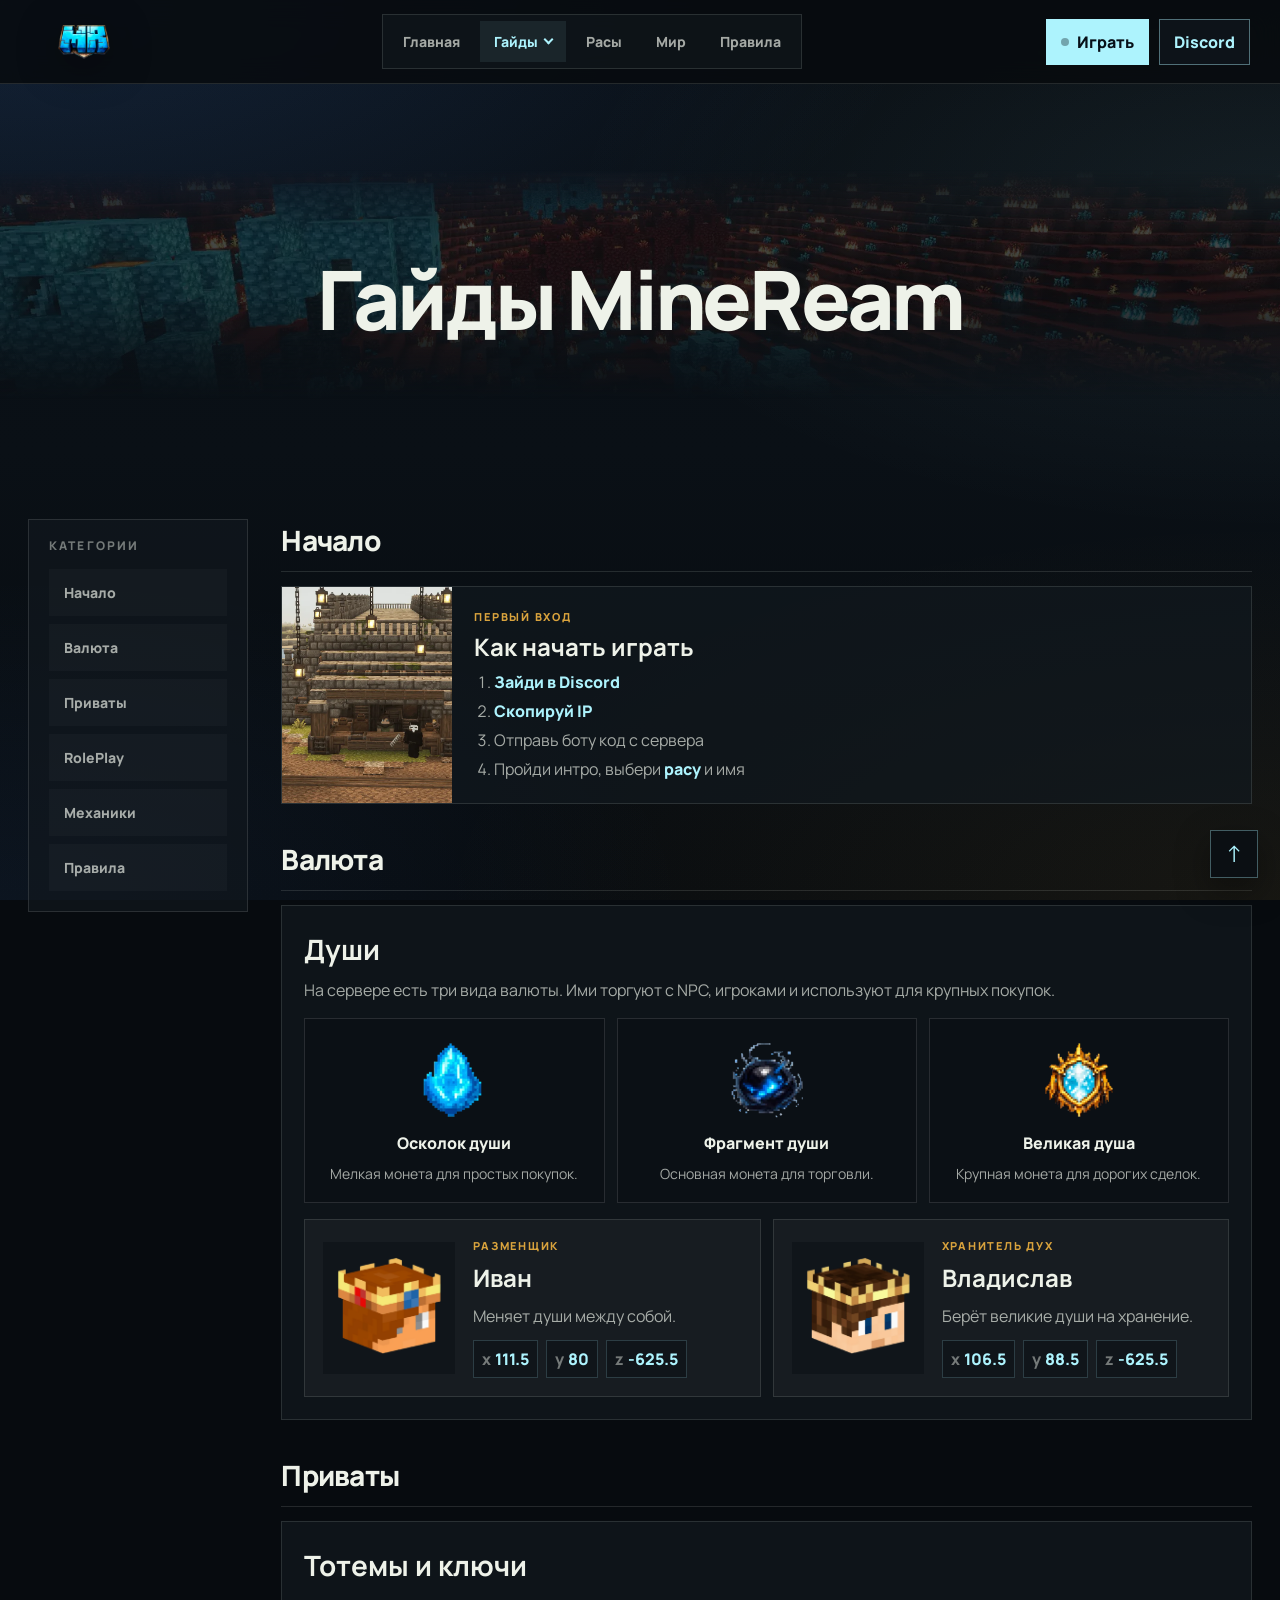
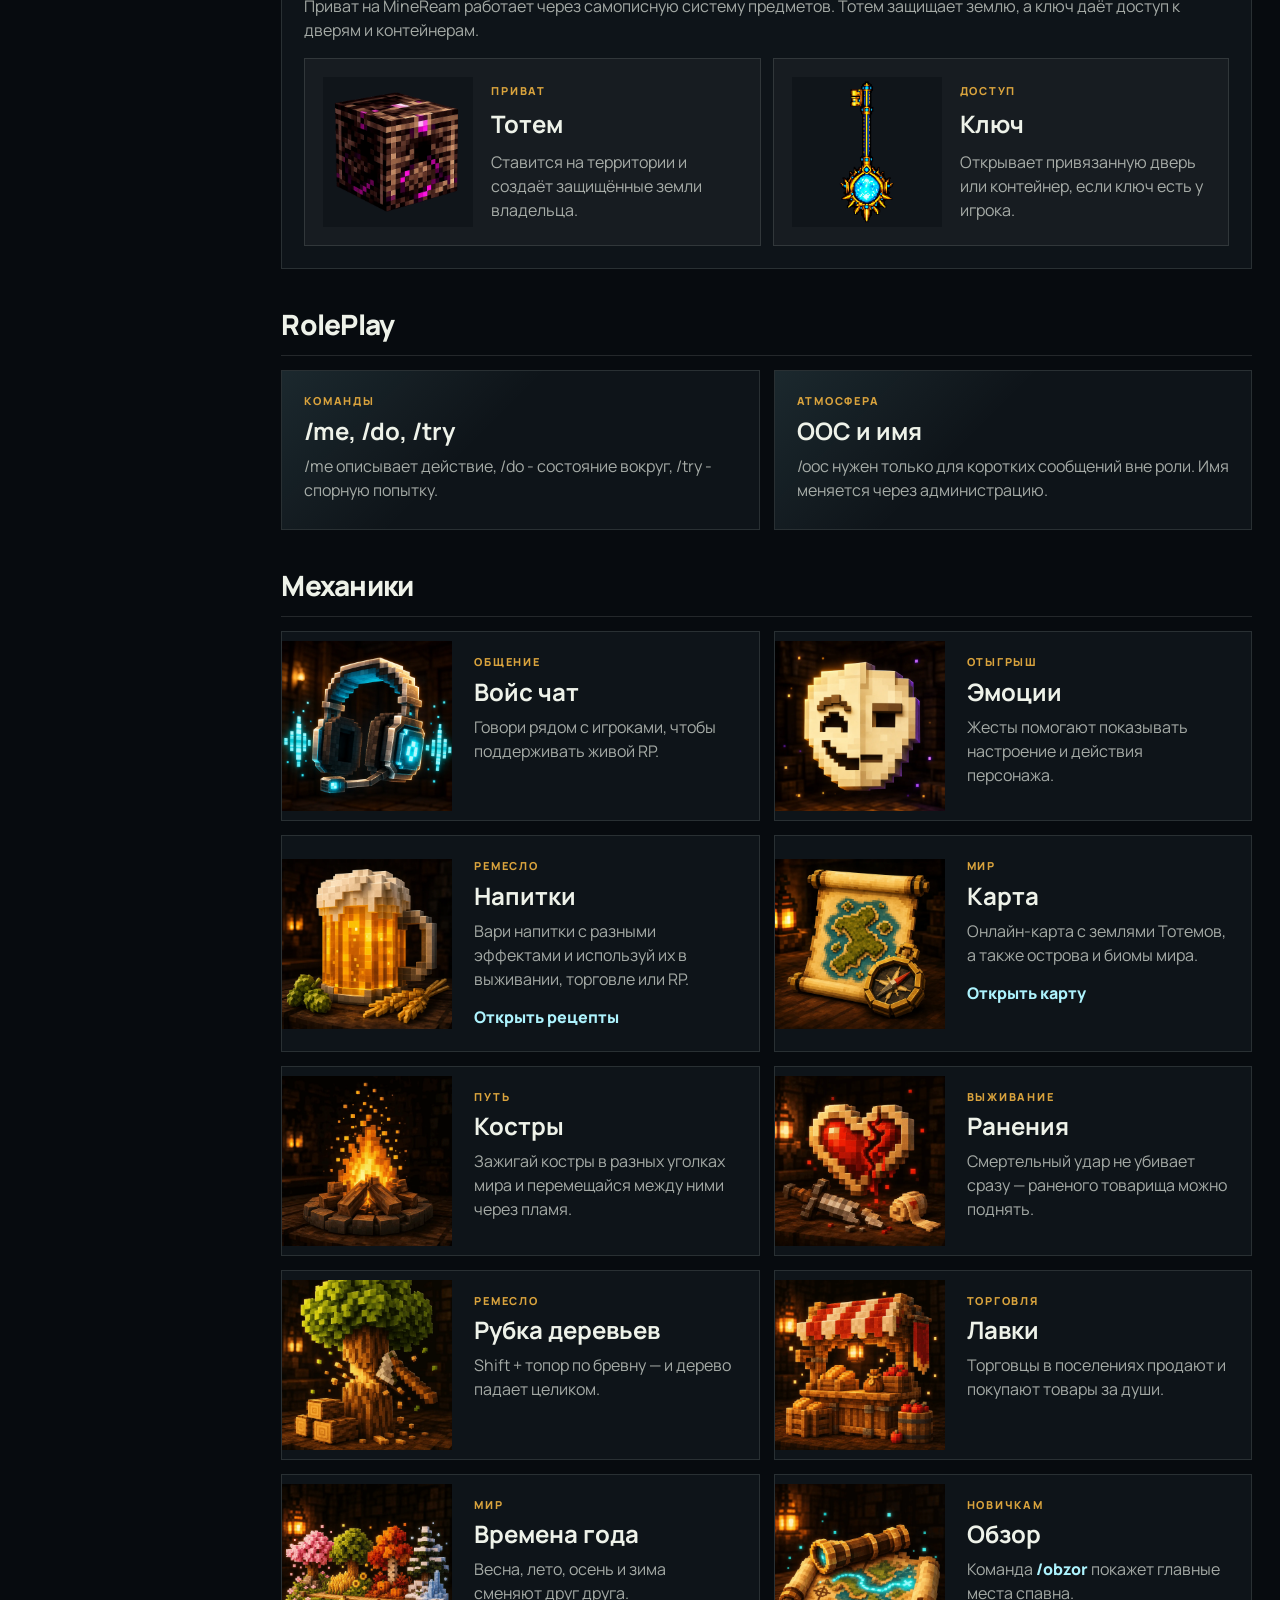
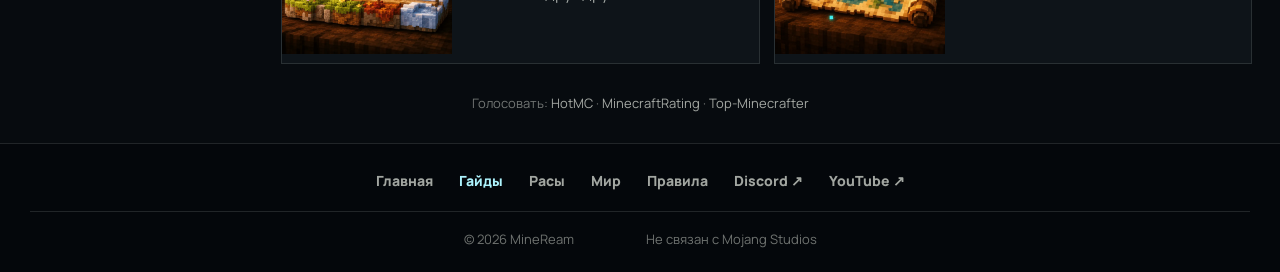
<file: guides.html>
<!DOCTYPE html>
<html lang="ru">
<head>
  <meta charset="UTF-8">
  <meta name="viewport" content="width=device-width, initial-scale=1.0">
  <link rel="preconnect" href="https://fonts.googleapis.com">
  <link rel="preconnect" href="https://fonts.gstatic.com" crossorigin>
  <link href="https://fonts.googleapis.com/css2?family=Manrope:wght@400;500;600;700;800&display=swap" rel="stylesheet">
  <title>Гайды - MineReam</title>
  <link rel="stylesheet" href="styles.css">
</head>
<body>
  <div class="page-shell">
    <header class="site-header" data-nav>
      <div class="header-inner">
        <a class="brand" href="index.html" aria-label="MineReam Mediavel">
          <img src="assets/mr-logo.webp" alt="MineReam" class="brand-logo">
        </a>
        <nav class="main-nav" aria-label="Главная навигация">
          <a href="index.html">Главная</a>
          <div class="nav-dropdown">
            <a class="nav-dropdown-toggle" href="guides.html" aria-current="page">
              <span>Гайды</span>
              <span class="nav-dropdown-caret" aria-hidden="true"></span>
            </a>
            <div class="nav-dropdown-menu" aria-label="Разделы гайдов">
              <a class="nav-dropdown-item" href="brewery.html">
                <span class="nav-guide-mark nav-guide-brewery" aria-hidden="true"></span>
                <span><strong>Brewery</strong><small>Напитки, варка и рецепты</small></span>
              </a>
              <a class="nav-dropdown-item" href="guides.html#economy">
                <span class="nav-guide-mark nav-guide-souls" aria-hidden="true"></span>
                <span><strong>Валюта</strong><small>Осколки, фрагменты и великие души</small></span>
              </a>
              <a class="nav-dropdown-item" href="guides.html#territory">
                <span class="nav-guide-mark nav-guide-totems" aria-hidden="true"></span>
                <span><strong>Приваты</strong><small>Тотемы, земля и ключи</small></span>
              </a>
              <a class="nav-dropdown-item" href="guides.html#roleplay">
                <span class="nav-guide-mark nav-guide-rp" aria-hidden="true"></span>
                <span><strong>RolePlay</strong><small>/me, /do, /try и отыгрыш</small></span>
              </a>
              <a class="nav-dropdown-item" href="guides.html#systems">
                <span class="nav-guide-mark nav-guide-systems" aria-hidden="true"></span>
                <span><strong>Механики</strong><small>Системы сервера и полезные мелочи</small></span>
              </a>
              <a class="nav-dropdown-all" href="guides.html">Все гайды <span aria-hidden="true">→</span></a>
            </div>
          </div>
          <a href="races.html">Расы</a>
          <a href="world.html">Мир</a>
          <a href="rules.html">Правила</a>
        </nav>
        <div class="header-actions">
          <button class="header-play" type="button" data-copy="play.mineream.ru" aria-label="Скопировать IP play.mineream.ru">
            <span class="header-play-dot" data-online-dot aria-hidden="true"></span>
            <span>Играть</span>
            <small data-online-count></small>
          </button>
          <a class="discord-link" href="https://discord.gg/bby9jnJpbg" target="_blank" rel="noreferrer">Discord</a>
          <button class="nav-burger" type="button" data-nav-toggle aria-label="Открыть меню" aria-expanded="false">
            <span></span>
          </button>
        </div>
      </div>
    </header>

    <main class="rules-page guides-page">
      <section class="rules-hero guides-hero">
        <div class="container rules-hero-inner">
          <h1>Гайды MineReam</h1>
        </div>
      </section>

      <section class="section guides-section">
        <div class="container guides-layout">
          <aside class="guides-sidebar" aria-label="Категории гайдов">
            <h2>Категории</h2>
            <nav>
              <a href="#start">Начало</a>
              <a href="#economy">Валюта</a>
              <a href="#territory">Приваты</a>
              <a href="#roleplay">RolePlay</a>
              <a href="#systems">Механики</a>
              <a href="rules.html">Правила</a>
            </nav>
          </aside>

          <div class="guides-content">

            <section class="guide-category" id="start">
              <h3>Начало</h3>
              <div class="guide-card-grid">
                <article class="guide-card guide-card-wide">
                  <img loading="lazy" decoding="async" src="assets/spawn-bridge.webp" alt="Спавн MineReam">
                  <div>
                    <time>Первый вход</time>
                    <h4>Как начать играть</h4>
                    <ol class="guide-steps-mini">
                      <li><a href="https://discord.gg/bby9jnJpbg" target="_blank" rel="noreferrer">Зайди в Discord</a></li>
                      <li><button type="button" data-copy="play.mineream.ru">Скопируй IP</button></li>
                      <li>Отправь боту код с сервера</li>
                      <li>Пройди интро, выбери <a href="races.html">расу</a> и имя</li>
                    </ol>
                  </div>
                </article>
              </div>
            </section>

            <section class="guide-category" id="economy">
              <h3>Валюта</h3>
              <div class="currency-guide-panel">
                <div class="currency-guide-intro">
                  <h4>Души</h4>
                  <p>На сервере есть три вида валюты. Ими торгуют с NPC, игроками и используют для крупных покупок.</p>
                </div>
                <div class="currency-types">
                  <figure>
                    <img loading="lazy" decoding="async" src="assets/soul-prefix.webp" alt="Осколок души">
                    <figcaption>Осколок души</figcaption>
                    <p>Мелкая монета для простых покупок.</p>
                  </figure>
                  <figure>
                    <img loading="lazy" decoding="async" src="assets/fragment-prefix.webp" alt="Фрагмент души">
                    <figcaption>Фрагмент души</figcaption>
                    <p>Основная монета для торговли.</p>
                  </figure>
                  <figure>
                    <img loading="lazy" decoding="async" src="assets/great-prefix.webp" alt="Великая душа">
                    <figcaption>Великая душа</figcaption>
                    <p>Крупная монета для дорогих сделок.</p>
                  </figure>
                </div>
                <div class="currency-npc-grid">
                  <article class="currency-npc-card">
                    <img loading="lazy" decoding="async" src="assets/head-exchanger.webp" alt="Голова разменщика Ивана">
                    <div>
                      <time>Разменщик</time>
                      <h4>Иван</h4>
                      <p>Меняет души между собой.</p>
                      <dl class="npc-coords">
                        <div><dt>x</dt><dd>111.5</dd></div>
                        <div><dt>y</dt><dd>80</dd></div>
                        <div><dt>z</dt><dd>-625.5</dd></div>
                      </dl>
                    </div>
                  </article>
                  <article class="currency-npc-card">
                    <img loading="lazy" decoding="async" src="assets/head-keeper-spirit.webp" alt="Голова Владислава">
                    <div>
                      <time>Хранитель Дух</time>
                      <h4>Владислав</h4>
                      <p>Берёт великие души на хранение.</p>
                      <dl class="npc-coords">
                        <div><dt>x</dt><dd>106.5</dd></div>
                        <div><dt>y</dt><dd>88.5</dd></div>
                        <div><dt>z</dt><dd>-625.5</dd></div>
                      </dl>
                    </div>
                  </article>
                </div>
              </div>
            </section>
            <section class="guide-category" id="territory">
              <h3>Приваты</h3>
              <div class="private-guide-panel">
                <div class="private-guide-intro">
                  <h4>Тотемы и ключи</h4>
                  <p>Приват на MineReam работает через самописную систему предметов. Тотем защищает землю, а ключ даёт доступ к дверям и контейнерам.</p>
                </div>
                <div class="private-tool-grid">
                  <article class="private-tool-card">
                    <img loading="lazy" decoding="async" src="assets/totem-privat.webp" alt="Тотем привата">
                    <div>
                      <time>Приват</time>
                      <h4>Тотем</h4>
                      <p>Ставится на территории и создаёт защищённые земли владельца.</p>
                    </div>
                  </article>
                  <article class="private-tool-card">
                    <img loading="lazy" decoding="async" src="assets/key-soul.webp" alt="Ключ души">
                    <div>
                      <time>Доступ</time>
                      <h4>Ключ</h4>
                      <p>Открывает привязанную дверь или контейнер, если ключ есть у игрока.</p>
                    </div>
                  </article>
                </div>
              </div>
            </section>
            <section class="guide-category" id="roleplay">
              <h3>RolePlay</h3>
              <div class="guide-card-grid text-guide-grid">
                <article class="guide-card guide-card-text">
                  <div>
                    <time>Команды</time>
                    <h4>/me, /do, /try</h4>
                    <p>/me описывает действие, /do - состояние вокруг, /try - спорную попытку.</p>
                  </div>
                </article>
                <article class="guide-card guide-card-text">
                  <div>
                    <time>Атмосфера</time>
                    <h4>OOC и имя</h4>
                    <p>/ooc нужен только для коротких сообщений вне роли. Имя меняется через администрацию.</p>
                  </div>
                </article>
              </div>
            </section>
<section class="guide-category" id="systems">
              <h3>Механики</h3>
              <div class="guide-card-grid">
                <article class="guide-card">
                  <img loading="lazy" decoding="async" src="assets/guide-voice-chat.webp" alt="Simple Voice Chat">
                  <div>
                    <time>Общение</time>
                    <h4>Войс чат</h4>
                    <p>Говори рядом с игроками, чтобы поддерживать живой RP.</p>
                  </div>
                </article>
                <article class="guide-card">
                  <img loading="lazy" decoding="async" src="assets/guide-emotes.webp" alt="Emotecraft">
                  <div>
                    <time>Отыгрыш</time>
                    <h4>Эмоции</h4>
                    <p>Жесты помогают показывать настроение и действия персонажа.</p>
                  </div>
                </article>
                <article class="guide-card">
                  <img loading="lazy" decoding="async" src="assets/guide-brewery.webp" alt="BreweryX">
                  <div>
                    <time>Ремесло</time>
                    <h4>Напитки</h4>
                    <p>Вари напитки с разными эффектами и используй их в выживании, торговле или RP.</p>
                    <a class="guide-open-link" href="brewery.html">Открыть рецепты</a>
                  </div>
                </article>
                <article class="guide-card">
                  <img loading="lazy" decoding="async" src="assets/guide-map.webp" alt="Карта мира MineReam">
                  <div>
                    <time>Мир</time>
                    <h4>Карта</h4>
                    <p>Онлайн-карта с землями Тотемов, а также острова и биомы мира.</p>
                    <a class="guide-open-link" href="world.html#online">Открыть карту</a>
                  </div>
                </article>
                <article class="guide-card">
                  <img loading="lazy" decoding="async" src="assets/guide-bonfire.webp" alt="Костры">
                  <div>
                    <time>Путь</time>
                    <h4>Костры</h4>
                    <p>Зажигай костры в разных уголках мира и перемещайся между ними через пламя.</p>
                  </div>
                </article>
                <article class="guide-card">
                  <img loading="lazy" decoding="async" src="assets/guide-wounds.webp" alt="Ранения">
                  <div>
                    <time>Выживание</time>
                    <h4>Ранения</h4>
                    <p>Смертельный удар не убивает сразу — раненого товарища можно поднять.</p>
                  </div>
                </article>
                <article class="guide-card">
                  <img loading="lazy" decoding="async" src="assets/guide-chopping.webp" alt="Рубка деревьев">
                  <div>
                    <time>Ремесло</time>
                    <h4>Рубка деревьев</h4>
                    <p>Shift + топор по бревну — и дерево падает целиком.</p>
                  </div>
                </article>
                <article class="guide-card">
                  <img loading="lazy" decoding="async" src="assets/guide-shops.webp" alt="Лавки жителей">
                  <div>
                    <time>Торговля</time>
                    <h4>Лавки</h4>
                    <p>Торговцы в поселениях продают и покупают товары за души.</p>
                  </div>
                </article>
                <article class="guide-card">
                  <img loading="lazy" decoding="async" src="assets/guide-seasons.webp" alt="Времена года">
                  <div>
                    <time>Мир</time>
                    <h4>Времена года</h4>
                    <p>Весна, лето, осень и зима сменяют друг друга.</p>
                  </div>
                </article>
                <article class="guide-card">
                  <img loading="lazy" decoding="async" src="assets/guide-tour.webp" alt="Обзор сервера">
                  <div>
                    <time>Новичкам</time>
                    <h4>Обзор</h4>
                    <p>Команда <code>/obzor</code> покажет главные места спавна.</p>
                  </div>
                </article>
              </div>
            </section>
          </div>
        </div>
      </section>

      <div class="container page-vote">Голосовать:
        <a href="https://hotmc.ru/vote-235838" target="_blank" rel="noreferrer">HotMC</a> ·
        <a href="https://minecraftrating.ru/vote/272748/" target="_blank" rel="noreferrer">MinecraftRating</a> ·
        <a href="https://top-minecrafter.com/server/mineream-mediavel/" target="_blank" rel="noreferrer">Top-Minecrafter</a>
      </div>
      <footer class="site-footer site-footer-compact">
        <div class="container footer-compact-top">
          <nav class="footer-links" aria-label="Разделы сайта">
            <a href="index.html">Главная</a>
            <a href="guides.html" aria-current="page">Гайды</a>
            <a href="races.html">Расы</a>
            <a href="world.html">Мир</a>
            <a href="rules.html">Правила</a>
            <a href="https://discord.gg/bby9jnJpbg" target="_blank" rel="noreferrer">Discord ↗</a>
            <a href="https://www.youtube.com/watch?v=HEm90byZzSM" target="_blank" rel="noreferrer">YouTube ↗</a>
          </nav>
        </div>
        <div class="container footer-compact-bottom">
          <span>© 2026 MineReam</span>
          <span>Не связан с Mojang Studios</span>
        </div>
      </footer>
    </main>
  </div>
  <div class="toast" hidden>IP скопирован</div>
  <button class="scroll-top-button" type="button" data-scroll-top aria-label="Прокрутить страницу наверх" hidden>
    <span aria-hidden="true">↑</span>
  </button>
  <script src="script.js"></script>
</body>
</html>
</file>
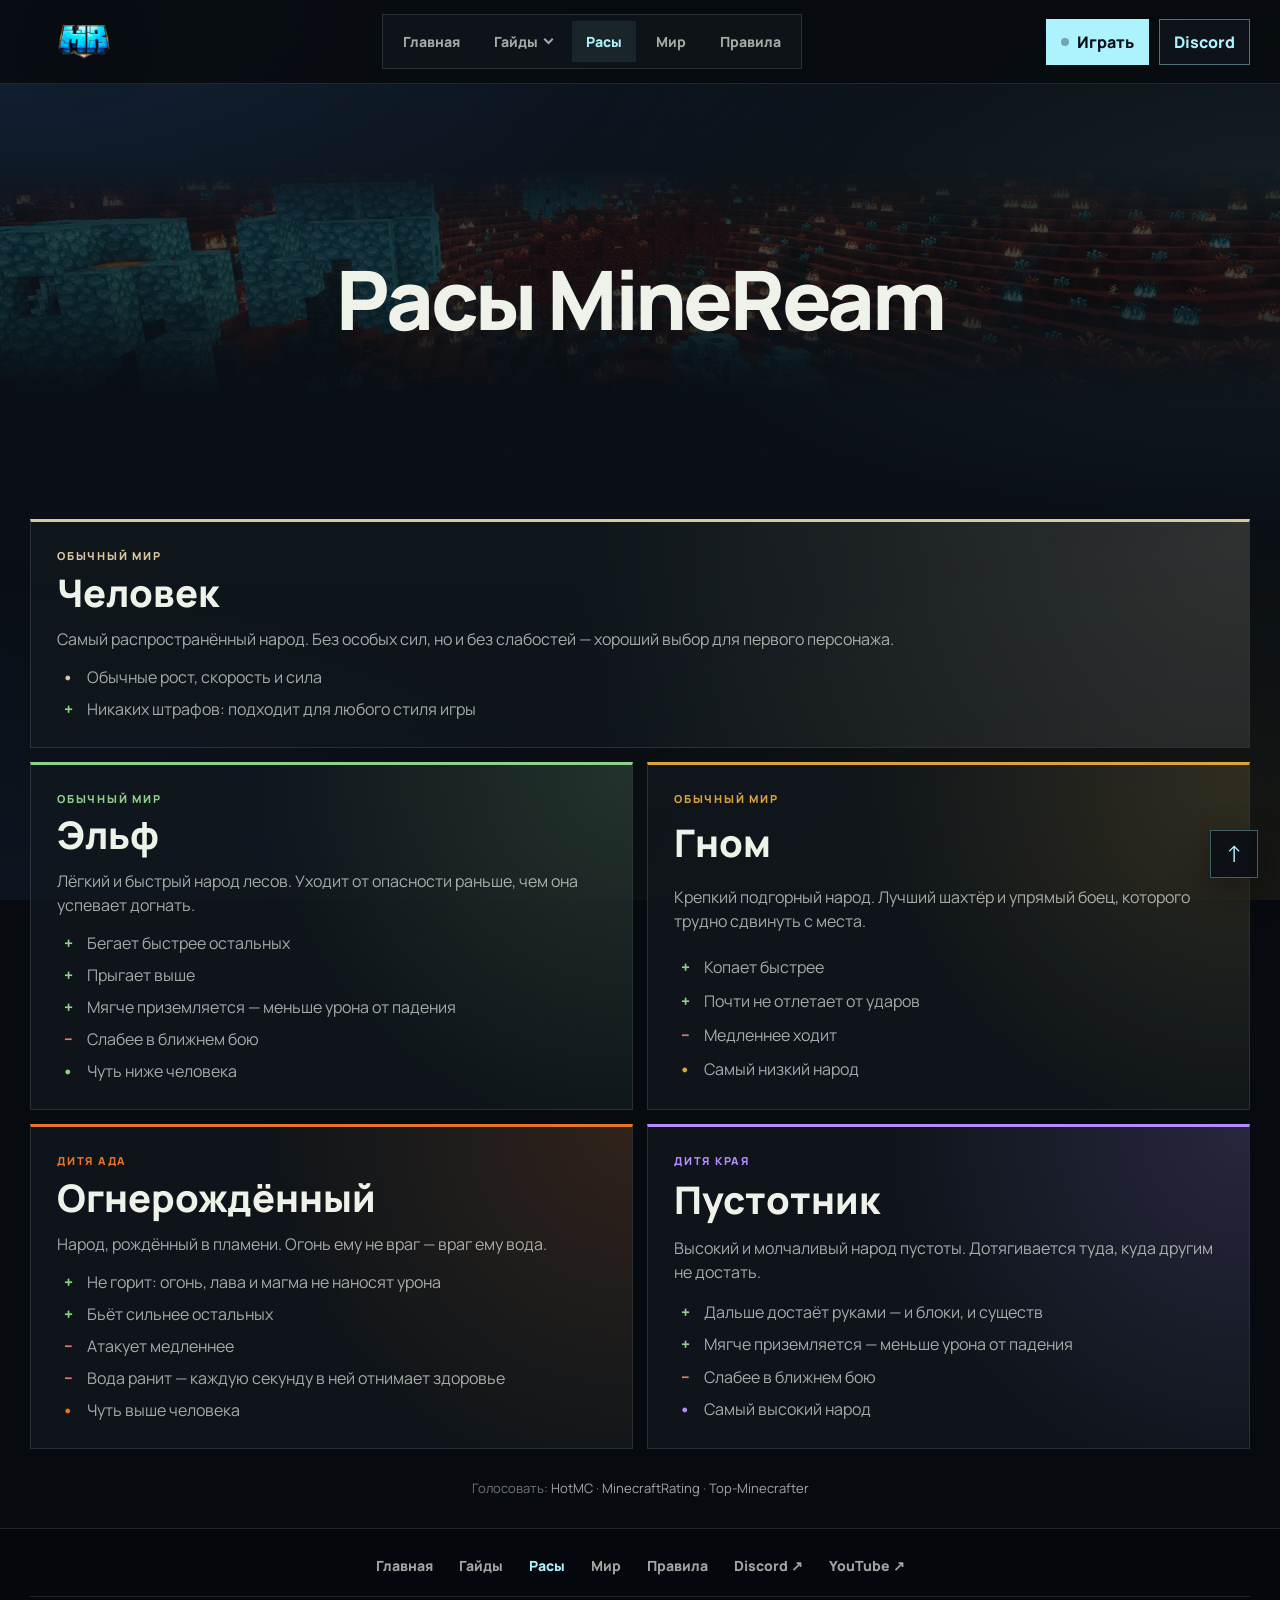
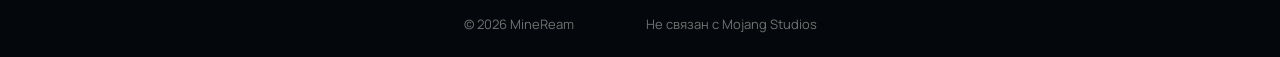
<file: races.html>
<!DOCTYPE html>
<html lang="ru">
<head>
  <meta charset="UTF-8">
  <meta name="viewport" content="width=device-width, initial-scale=1.0">
  <link rel="preconnect" href="https://fonts.googleapis.com">
  <link rel="preconnect" href="https://fonts.gstatic.com" crossorigin>
  <link href="https://fonts.googleapis.com/css2?family=Manrope:wght@400;500;600;700;800&display=swap" rel="stylesheet">
  <title>Расы - MineReam</title>
  <meta name="description" content="Пять рас MineReam Mediavel: Человек, Эльф, Гном, Огнерождённый и Пустотник. Сильные и слабые стороны каждого народа.">
  <meta property="og:type" content="website">
  <meta property="og:site_name" content="MineReam Mediavel">
  <meta property="og:title" content="Расы MineReam Mediavel">
  <meta property="og:description" content="Человек, Эльф, Гном, Огнерождённый и Пустотник — у каждого народа свои силы и слабости.">
  <meta property="og:url" content="https://mineream.ru/races.html">
  <meta property="og:image" content="https://mineream.ru/assets/spawn-bridge.webp">
  <link rel="stylesheet" href="styles.css">
</head>
<body>
  <div class="page-shell">
    <header class="site-header" data-nav>
      <div class="header-inner">
        <a class="brand" href="index.html" aria-label="MineReam Mediavel">
          <img src="assets/mr-logo.webp" alt="MineReam" class="brand-logo">
        </a>
        <nav class="main-nav" aria-label="Главная навигация">
          <a href="index.html">Главная</a>
          <div class="nav-dropdown">
            <a class="nav-dropdown-toggle" href="guides.html">
              <span>Гайды</span>
              <span class="nav-dropdown-caret" aria-hidden="true"></span>
            </a>
            <div class="nav-dropdown-menu" aria-label="Разделы гайдов">
              <a class="nav-dropdown-item" href="brewery.html">
                <span class="nav-guide-mark nav-guide-brewery" aria-hidden="true"></span>
                <span><strong>Brewery</strong><small>Напитки, варка и рецепты</small></span>
              </a>
              <a class="nav-dropdown-item" href="guides.html#economy">
                <span class="nav-guide-mark nav-guide-souls" aria-hidden="true"></span>
                <span><strong>Валюта</strong><small>Осколки, фрагменты и великие души</small></span>
              </a>
              <a class="nav-dropdown-item" href="guides.html#territory">
                <span class="nav-guide-mark nav-guide-totems" aria-hidden="true"></span>
                <span><strong>Приваты</strong><small>Тотемы, земля и ключи</small></span>
              </a>
              <a class="nav-dropdown-item" href="guides.html#roleplay">
                <span class="nav-guide-mark nav-guide-rp" aria-hidden="true"></span>
                <span><strong>RolePlay</strong><small>/me, /do, /try и отыгрыш</small></span>
              </a>
              <a class="nav-dropdown-item" href="guides.html#systems">
                <span class="nav-guide-mark nav-guide-systems" aria-hidden="true"></span>
                <span><strong>Механики</strong><small>Системы сервера и полезные мелочи</small></span>
              </a>
              <a class="nav-dropdown-all" href="guides.html">Все гайды <span aria-hidden="true">→</span></a>
            </div>
          </div>
          <a href="races.html" aria-current="page">Расы</a>
          <a href="world.html">Мир</a>
          <a href="rules.html">Правила</a>
        </nav>
        <div class="header-actions">
          <button class="header-play" type="button" data-copy="play.mineream.ru" aria-label="Скопировать IP play.mineream.ru">
            <span class="header-play-dot" data-online-dot aria-hidden="true"></span>
            <span>Играть</span>
            <small data-online-count></small>
          </button>
          <a class="discord-link" href="https://discord.gg/bby9jnJpbg" target="_blank" rel="noreferrer">Discord</a>
          <button class="nav-burger" type="button" data-nav-toggle aria-label="Открыть меню" aria-expanded="false">
            <span></span>
          </button>
        </div>
      </div>
    </header>

    <main class="rules-page">
      <section class="rules-hero">
        <div class="container rules-hero-inner">
          <h1>Расы MineReam</h1>
        </div>
      </section>

      <section class="section races-section">
        <div class="container">
          <div class="race-grid">
            <article class="race-card race-human race-card-wide">
              <time>Обычный мир</time>
              <h2>Человек</h2>
              <p>Самый распространённый народ. Без особых сил, но и без слабостей — хороший выбор для первого персонажа.</p>
              <ul class="race-traits">
                <li class="is-note">Обычные рост, скорость и сила</li>
                <li>Никаких штрафов: подходит для любого стиля игры</li>
              </ul>
            </article>

            <article class="race-card race-elf">
              <time>Обычный мир</time>
              <h2>Эльф</h2>
              <p>Лёгкий и быстрый народ лесов. Уходит от опасности раньше, чем она успевает догнать.</p>
              <ul class="race-traits">
                <li>Бегает быстрее остальных</li>
                <li>Прыгает выше</li>
                <li>Мягче приземляется — меньше урона от падения</li>
                <li class="is-minus">Слабее в ближнем бою</li>
                <li class="is-note">Чуть ниже человека</li>
              </ul>
            </article>

            <article class="race-card race-dwarf">
              <time>Обычный мир</time>
              <h2>Гном</h2>
              <p>Крепкий подгорный народ. Лучший шахтёр и упрямый боец, которого трудно сдвинуть с места.</p>
              <ul class="race-traits">
                <li>Копает быстрее</li>
                <li>Почти не отлетает от ударов</li>
                <li class="is-minus">Медленнее ходит</li>
                <li class="is-note">Самый низкий народ</li>
              </ul>
            </article>

            <article class="race-card race-fireborn">
              <time>Дитя Ада</time>
              <h2>Огнерождённый</h2>
              <p>Народ, рождённый в пламени. Огонь ему не враг — враг ему вода.</p>
              <ul class="race-traits">
                <li>Не горит: огонь, лава и магма не наносят урона</li>
                <li>Бьёт сильнее остальных</li>
                <li class="is-minus">Атакует медленнее</li>
                <li class="is-minus">Вода ранит — каждую секунду в ней отнимает здоровье</li>
                <li class="is-note">Чуть выше человека</li>
              </ul>
            </article>

            <article class="race-card race-voidborn">
              <time>Дитя Края</time>
              <h2>Пустотник</h2>
              <p>Высокий и молчаливый народ пустоты. Дотягивается туда, куда другим не достать.</p>
              <ul class="race-traits">
                <li>Дальше достаёт руками — и блоки, и существ</li>
                <li>Мягче приземляется — меньше урона от падения</li>
                <li class="is-minus">Слабее в ближнем бою</li>
                <li class="is-note">Самый высокий народ</li>
              </ul>
            </article>
          </div>
        </div>
      </section>

      <div class="container page-vote">Голосовать:
        <a href="https://hotmc.ru/vote-235838" target="_blank" rel="noreferrer">HotMC</a> ·
        <a href="https://minecraftrating.ru/vote/272748/" target="_blank" rel="noreferrer">MinecraftRating</a> ·
        <a href="https://top-minecrafter.com/server/mineream-mediavel/" target="_blank" rel="noreferrer">Top-Minecrafter</a>
      </div>
      <footer class="site-footer site-footer-compact">
        <div class="container footer-compact-top">
          <nav class="footer-links" aria-label="Разделы сайта">
            <a href="index.html">Главная</a>
            <a href="guides.html">Гайды</a>
            <a href="races.html" aria-current="page">Расы</a>
            <a href="world.html">Мир</a>
            <a href="rules.html">Правила</a>
            <a href="https://discord.gg/bby9jnJpbg" target="_blank" rel="noreferrer">Discord ↗</a>
            <a href="https://www.youtube.com/watch?v=HEm90byZzSM" target="_blank" rel="noreferrer">YouTube ↗</a>
          </nav>
        </div>
        <div class="container footer-compact-bottom">
          <span>© 2026 MineReam</span>
          <span>Не связан с Mojang Studios</span>
        </div>
      </footer>
    </main>
  </div>
  <div class="toast" hidden>IP скопирован</div>
  <button class="scroll-top-button" type="button" data-scroll-top aria-label="Прокрутить страницу наверх" hidden>
    <span aria-hidden="true">↑</span>
  </button>
  <script src="script.js"></script>
</body>
</html>
</file>
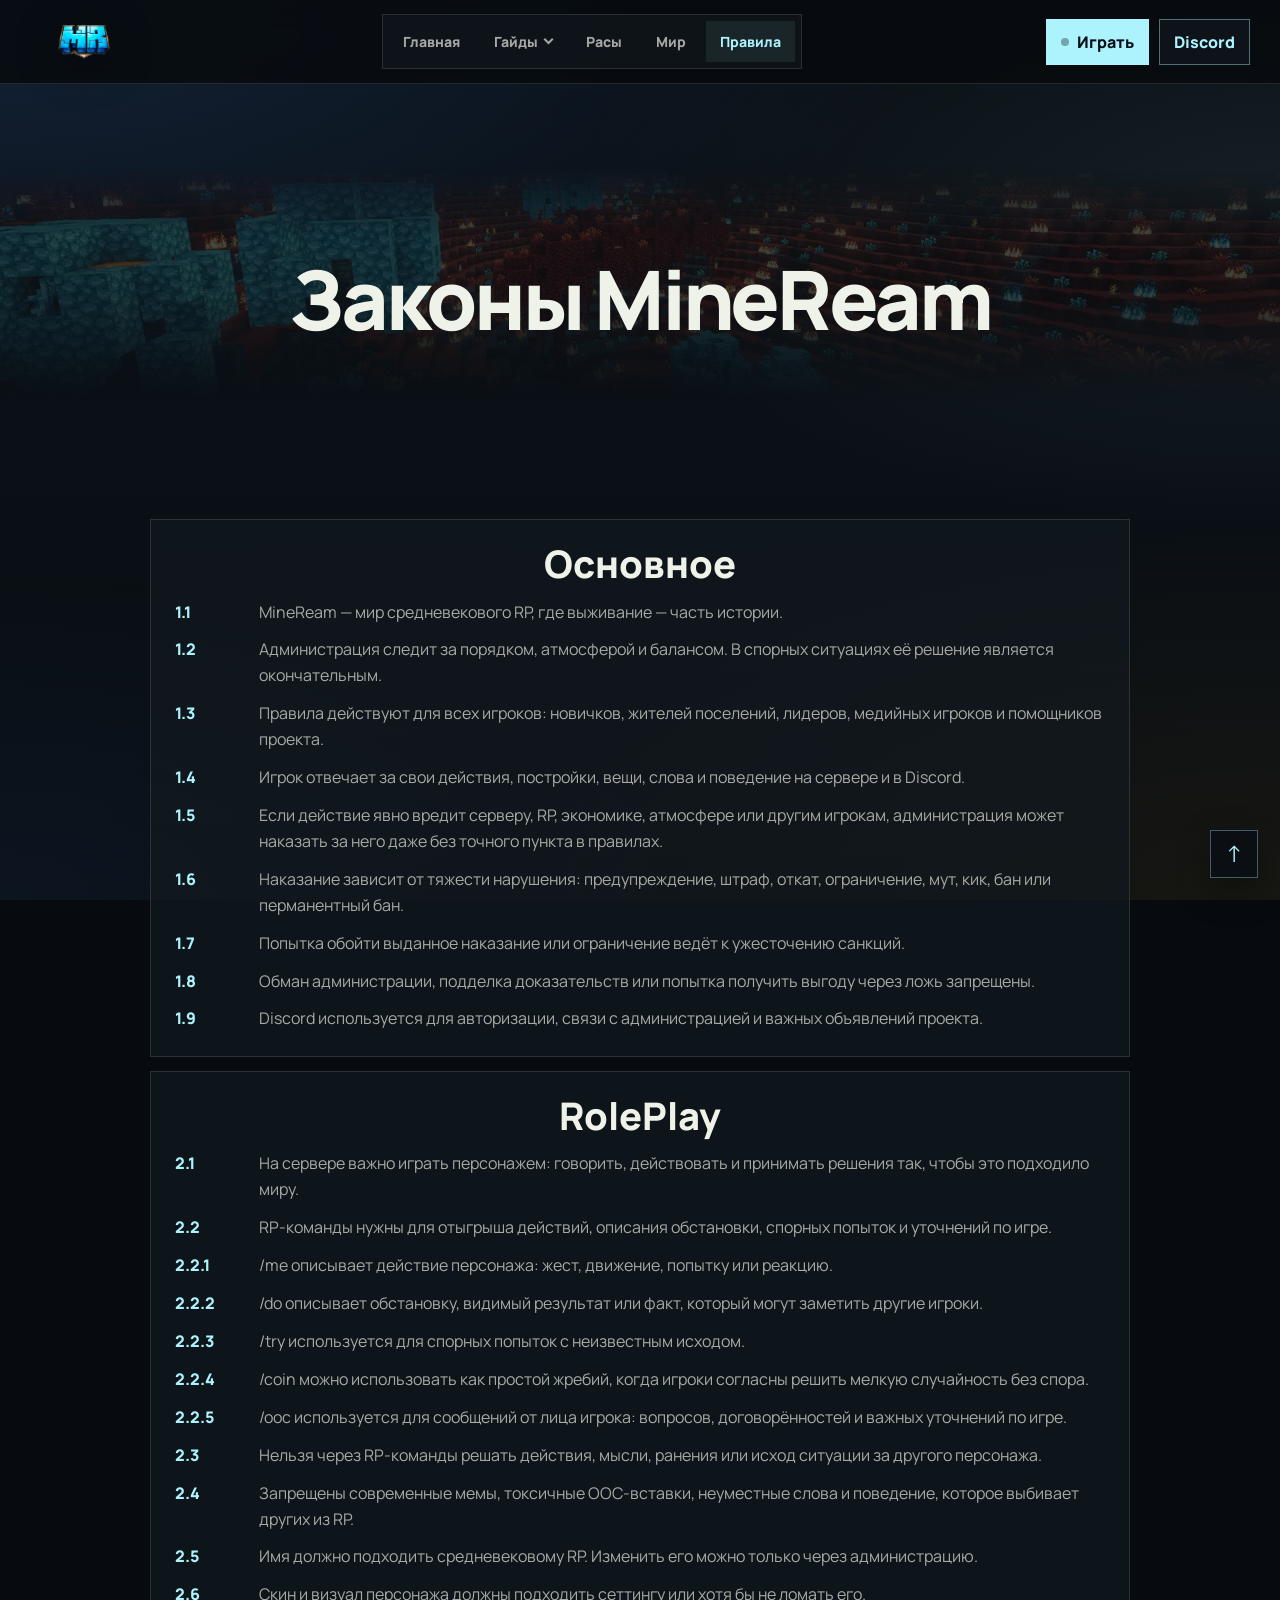
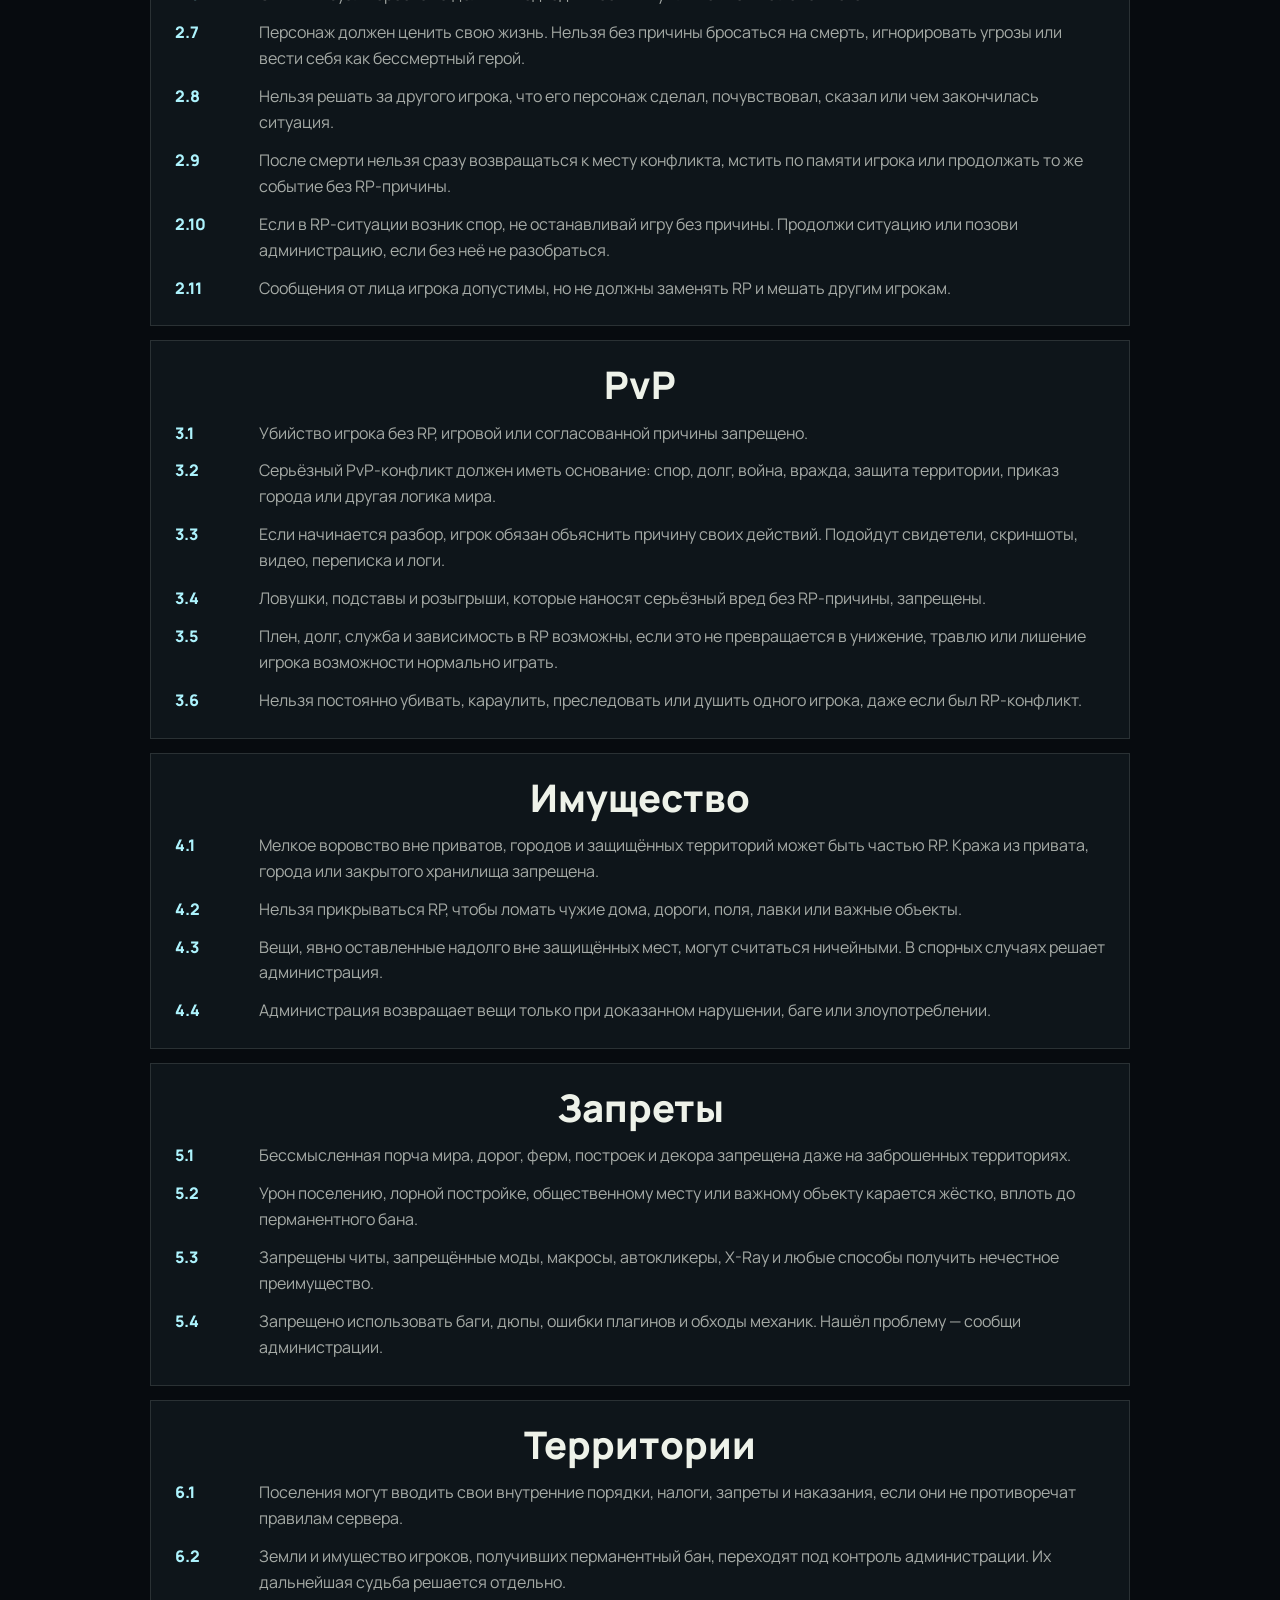
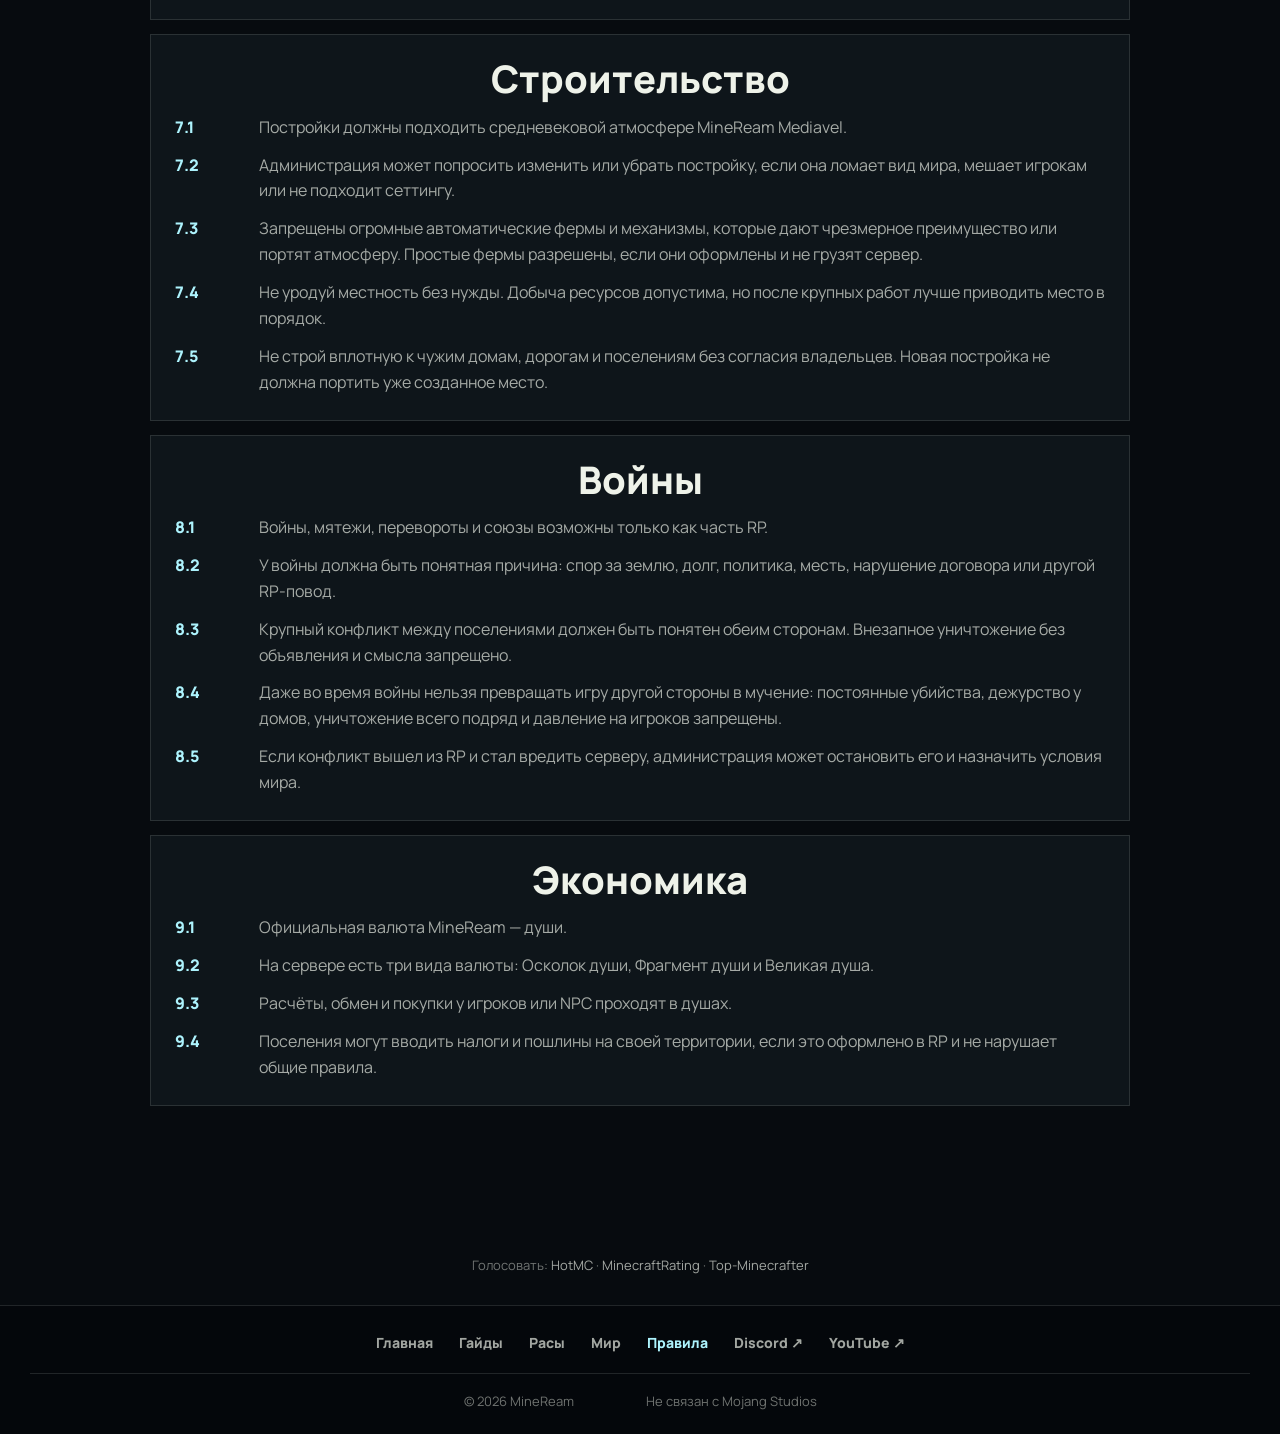
<file: rules.html>
<!doctype html>
<html lang="ru">
<head>
  <meta charset="utf-8">
  <meta name="viewport" content="width=device-width, initial-scale=1">
  <link rel="preconnect" href="https://fonts.googleapis.com">
  <link rel="preconnect" href="https://fonts.gstatic.com" crossorigin>
  <link href="https://fonts.googleapis.com/css2?family=Manrope:wght@400;500;600;700;800&display=swap" rel="stylesheet">
  <title>Законы MineReam</title>
  <meta name="description" content="Законы средневекового RP-сервера MineReam.">
  <link rel="stylesheet" href="styles.css">
</head>
<body>
  <div class="page-shell">
    <header class="site-header" data-nav>
      <div class="header-inner">
        <a class="brand" href="index.html" aria-label="MineReam Mediavel">
          <img src="assets/mr-logo.webp" alt="MineReam" class="brand-logo">
        </a>
        <nav class="main-nav" aria-label="Главная навигация">
          <a href="index.html">Главная</a>
          <div class="nav-dropdown">
            <a class="nav-dropdown-toggle" href="guides.html">
              <span>Гайды</span>
              <span class="nav-dropdown-caret" aria-hidden="true"></span>
            </a>
            <div class="nav-dropdown-menu" aria-label="Разделы гайдов">
              <a class="nav-dropdown-item" href="brewery.html">
                <span class="nav-guide-mark nav-guide-brewery" aria-hidden="true"></span>
                <span><strong>Brewery</strong><small>Напитки, варка и рецепты</small></span>
              </a>
              <a class="nav-dropdown-item" href="guides.html#economy">
                <span class="nav-guide-mark nav-guide-souls" aria-hidden="true"></span>
                <span><strong>Валюта</strong><small>Осколки, фрагменты и великие души</small></span>
              </a>
              <a class="nav-dropdown-item" href="guides.html#territory">
                <span class="nav-guide-mark nav-guide-totems" aria-hidden="true"></span>
                <span><strong>Приваты</strong><small>Тотемы, земля и ключи</small></span>
              </a>
              <a class="nav-dropdown-item" href="guides.html#roleplay">
                <span class="nav-guide-mark nav-guide-rp" aria-hidden="true"></span>
                <span><strong>RolePlay</strong><small>/me, /do, /try и отыгрыш</small></span>
              </a>
              <a class="nav-dropdown-item" href="guides.html#systems">
                <span class="nav-guide-mark nav-guide-systems" aria-hidden="true"></span>
                <span><strong>Механики</strong><small>Системы сервера и полезные мелочи</small></span>
              </a>
              <a class="nav-dropdown-all" href="guides.html">Все гайды <span aria-hidden="true">→</span></a>
            </div>
          </div>
          <a href="races.html">Расы</a>
          <a href="world.html">Мир</a>
          <a href="rules.html" aria-current="page">Правила</a>
        </nav>
        <div class="header-actions">
          <button class="header-play" type="button" data-copy="play.mineream.ru" aria-label="Скопировать IP play.mineream.ru">
            <span class="header-play-dot" data-online-dot aria-hidden="true"></span>
            <span>Играть</span>
            <small data-online-count></small>
          </button>
          <a class="discord-link" href="https://discord.gg/bby9jnJpbg" target="_blank" rel="noreferrer">Discord</a>
          <button class="nav-burger" type="button" data-nav-toggle aria-label="Открыть меню" aria-expanded="false">
            <span></span>
          </button>
        </div>
      </div>
    </header>

    <main class="rules-page">
      <section class="rules-hero">
        <div class="container rules-hero-inner">
          <h1>Законы MineReam</h1>
        </div>
      </section>

      <section class="section rules-content-section">
        <div class="container rules-content">
<section class="rules-block">
<h2>Основное</h2>
<p class="rule-line"><span>1.1</span>MineReam — мир средневекового RP, где выживание — часть истории.</p>
<p class="rule-line"><span>1.2</span>Администрация следит за порядком, атмосферой и балансом. В спорных ситуациях её решение является окончательным.</p>
<p class="rule-line"><span>1.3</span>Правила действуют для всех игроков: новичков, жителей поселений, лидеров, медийных игроков и помощников проекта.</p>
<p class="rule-line"><span>1.4</span>Игрок отвечает за свои действия, постройки, вещи, слова и поведение на сервере и в Discord.</p>
<p class="rule-line"><span>1.5</span>Если действие явно вредит серверу, RP, экономике, атмосфере или другим игрокам, администрация может наказать за него даже без точного пункта в правилах.</p>
<p class="rule-line"><span>1.6</span>Наказание зависит от тяжести нарушения: предупреждение, штраф, откат, ограничение, мут, кик, бан или перманентный бан.</p>
<p class="rule-line"><span>1.7</span>Попытка обойти выданное наказание или ограничение ведёт к ужесточению санкций.</p>
<p class="rule-line"><span>1.8</span>Обман администрации, подделка доказательств или попытка получить выгоду через ложь запрещены.</p>
<p class="rule-line"><span>1.9</span>Discord используется для авторизации, связи с администрацией и важных объявлений проекта.</p>
</section>
<section class="rules-block">
<h2>RolePlay</h2>
<p class="rule-line"><span>2.1</span>На сервере важно играть персонажем: говорить, действовать и принимать решения так, чтобы это подходило миру.</p>
<p class="rule-line"><span>2.2</span>RP-команды нужны для отыгрыша действий, описания обстановки, спорных попыток и уточнений по игре.</p>
<p class="rule-line"><span>2.2.1</span>/me описывает действие персонажа: жест, движение, попытку или реакцию.</p>
<p class="rule-line"><span>2.2.2</span>/do описывает обстановку, видимый результат или факт, который могут заметить другие игроки.</p>
<p class="rule-line"><span>2.2.3</span>/try используется для спорных попыток с неизвестным исходом.</p>
<p class="rule-line"><span>2.2.4</span>/coin можно использовать как простой жребий, когда игроки согласны решить мелкую случайность без спора.</p>
<p class="rule-line"><span>2.2.5</span>/ooc используется для сообщений от лица игрока: вопросов, договорённостей и важных уточнений по игре.</p>
<p class="rule-line"><span>2.3</span>Нельзя через RP-команды решать действия, мысли, ранения или исход ситуации за другого персонажа.</p>
<p class="rule-line"><span>2.4</span>Запрещены современные мемы, токсичные OOC-вставки, неуместные слова и поведение, которое выбивает других из RP.</p>
<p class="rule-line"><span>2.5</span>Имя должно подходить средневековому RP. Изменить его можно только через администрацию.</p>
<p class="rule-line"><span>2.6</span>Скин и визуал персонажа должны подходить сеттингу или хотя бы не ломать его.</p>
<p class="rule-line"><span>2.7</span>Персонаж должен ценить свою жизнь. Нельзя без причины бросаться на смерть, игнорировать угрозы или вести себя как бессмертный герой.</p>
<p class="rule-line"><span>2.8</span>Нельзя решать за другого игрока, что его персонаж сделал, почувствовал, сказал или чем закончилась ситуация.</p>
<p class="rule-line"><span>2.9</span>После смерти нельзя сразу возвращаться к месту конфликта, мстить по памяти игрока или продолжать то же событие без RP-причины.</p>
<p class="rule-line"><span>2.10</span>Если в RP-ситуации возник спор, не останавливай игру без причины. Продолжи ситуацию или позови администрацию, если без неё не разобраться.</p>
<p class="rule-line"><span>2.11</span>Сообщения от лица игрока допустимы, но не должны заменять RP и мешать другим игрокам.</p>
</section>
<section class="rules-block">
<h2>PvP</h2>
<p class="rule-line"><span>3.1</span>Убийство игрока без RP, игровой или согласованной причины запрещено.</p>
<p class="rule-line"><span>3.2</span>Серьёзный PvP-конфликт должен иметь основание: спор, долг, война, вражда, защита территории, приказ города или другая логика мира.</p>
<p class="rule-line"><span>3.3</span>Если начинается разбор, игрок обязан объяснить причину своих действий. Подойдут свидетели, скриншоты, видео, переписка и логи.</p>
<p class="rule-line"><span>3.4</span>Ловушки, подставы и розыгрыши, которые наносят серьёзный вред без RP-причины, запрещены.</p>
<p class="rule-line"><span>3.5</span>Плен, долг, служба и зависимость в RP возможны, если это не превращается в унижение, травлю или лишение игрока возможности нормально играть.</p>
<p class="rule-line"><span>3.6</span>Нельзя постоянно убивать, караулить, преследовать или душить одного игрока, даже если был RP-конфликт.</p>
</section>
<section class="rules-block">
<h2>Имущество</h2>
<p class="rule-line"><span>4.1</span>Мелкое воровство вне приватов, городов и защищённых территорий может быть частью RP. Кража из привата, города или закрытого хранилища запрещена.</p>
<p class="rule-line"><span>4.2</span>Нельзя прикрываться RP, чтобы ломать чужие дома, дороги, поля, лавки или важные объекты.</p>
<p class="rule-line"><span>4.3</span>Вещи, явно оставленные надолго вне защищённых мест, могут считаться ничейными. В спорных случаях решает администрация.</p>
<p class="rule-line"><span>4.4</span>Администрация возвращает вещи только при доказанном нарушении, баге или злоупотреблении.</p>
</section>
<section class="rules-block">
<h2>Запреты</h2>
<p class="rule-line"><span>5.1</span>Бессмысленная порча мира, дорог, ферм, построек и декора запрещена даже на заброшенных территориях.</p>
<p class="rule-line"><span>5.2</span>Урон поселению, лорной постройке, общественному месту или важному объекту карается жёстко, вплоть до перманентного бана.</p>
<p class="rule-line"><span>5.3</span>Запрещены читы, запрещённые моды, макросы, автокликеры, X-Ray и любые способы получить нечестное преимущество.</p>
<p class="rule-line"><span>5.4</span>Запрещено использовать баги, дюпы, ошибки плагинов и обходы механик. Нашёл проблему — сообщи администрации.</p>
</section>
<section class="rules-block">
<h2>Территории</h2>
<p class="rule-line"><span>6.1</span>Поселения могут вводить свои внутренние порядки, налоги, запреты и наказания, если они не противоречат правилам сервера.</p>
<p class="rule-line"><span>6.2</span>Земли и имущество игроков, получивших перманентный бан, переходят под контроль администрации. Их дальнейшая судьба решается отдельно.</p>
</section>
<section class="rules-block">
<h2>Строительство</h2>
<p class="rule-line"><span>7.1</span>Постройки должны подходить средневековой атмосфере MineReam Mediavel.</p>
<p class="rule-line"><span>7.2</span>Администрация может попросить изменить или убрать постройку, если она ломает вид мира, мешает игрокам или не подходит сеттингу.</p>
<p class="rule-line"><span>7.3</span>Запрещены огромные автоматические фермы и механизмы, которые дают чрезмерное преимущество или портят атмосферу. Простые фермы разрешены, если они оформлены и не грузят сервер.</p>
<p class="rule-line"><span>7.4</span>Не уродуй местность без нужды. Добыча ресурсов допустима, но после крупных работ лучше приводить место в порядок.</p>
<p class="rule-line"><span>7.5</span>Не строй вплотную к чужим домам, дорогам и поселениям без согласия владельцев. Новая постройка не должна портить уже созданное место.</p>
</section>
<section class="rules-block">
<h2>Войны</h2>
<p class="rule-line"><span>8.1</span>Войны, мятежи, перевороты и союзы возможны только как часть RP.</p>
<p class="rule-line"><span>8.2</span>У войны должна быть понятная причина: спор за землю, долг, политика, месть, нарушение договора или другой RP-повод.</p>
<p class="rule-line"><span>8.3</span>Крупный конфликт между поселениями должен быть понятен обеим сторонам. Внезапное уничтожение без объявления и смысла запрещено.</p>
<p class="rule-line"><span>8.4</span>Даже во время войны нельзя превращать игру другой стороны в мучение: постоянные убийства, дежурство у домов, уничтожение всего подряд и давление на игроков запрещены.</p>
<p class="rule-line"><span>8.5</span>Если конфликт вышел из RP и стал вредить серверу, администрация может остановить его и назначить условия мира.</p>
</section>
<section class="rules-block">
<h2>Экономика</h2>
<p class="rule-line"><span>9.1</span>Официальная валюта MineReam — души.</p>
<p class="rule-line"><span>9.2</span>На сервере есть три вида валюты: Осколок души, Фрагмент души и Великая душа.</p>
<p class="rule-line"><span>9.3</span>Расчёты, обмен и покупки у игроков или NPC проходят в душах.</p>
<p class="rule-line"><span>9.4</span>Поселения могут вводить налоги и пошлины на своей территории, если это оформлено в RP и не нарушает общие правила.</p>
</section>
        </div>
      </section>
    </main>

    <div class="container page-vote">Голосовать:
        <a href="https://hotmc.ru/vote-235838" target="_blank" rel="noreferrer">HotMC</a> ·
        <a href="https://minecraftrating.ru/vote/272748/" target="_blank" rel="noreferrer">MinecraftRating</a> ·
        <a href="https://top-minecrafter.com/server/mineream-mediavel/" target="_blank" rel="noreferrer">Top-Minecrafter</a>
      </div>
      <footer class="site-footer site-footer-compact">
        <div class="container footer-compact-top">
          <nav class="footer-links" aria-label="Разделы сайта">
            <a href="index.html">Главная</a>
            <a href="guides.html">Гайды</a>
            <a href="races.html">Расы</a>
            <a href="world.html">Мир</a>
            <a href="rules.html" aria-current="page">Правила</a>
            <a href="https://discord.gg/bby9jnJpbg" target="_blank" rel="noreferrer">Discord ↗</a>
            <a href="https://www.youtube.com/watch?v=HEm90byZzSM" target="_blank" rel="noreferrer">YouTube ↗</a>
          </nav>
        </div>
        <div class="container footer-compact-bottom">
          <span>© 2026 MineReam</span>
          <span>Не связан с Mojang Studios</span>
        </div>
      </footer>
  </div>
  <div class="toast" hidden>IP скопирован</div>
  <button class="scroll-top-button" type="button" data-scroll-top aria-label="Прокрутить страницу наверх" hidden>
    <span aria-hidden="true">↑</span>
  </button>
  <script src="script.js"></script>
</body>
</html>
</file>
<file: styles.css>
:root {
  --bg: #070b0f;
  --display-font: "Manrope", "Segoe UI", Arial, sans-serif;
  --bg-soft: #0d1319;
  --panel: rgba(18, 25, 31, 0.82);
  --panel-solid: #12191f;
  --line: rgba(232, 236, 228, 0.13);
  --line-strong: rgba(173, 243, 253, 0.28);
  --text: #eef2e9;
  --muted: rgba(238, 242, 233, 0.68);
  --faint: rgba(238, 242, 233, 0.46);
  --cyan: #adf3fd;
  --blue: #4f94fc;
  --gold: #d9a33d;
  --red: #8f2520;
  --green: #6f8a55;
  --shadow: 0 24px 80px rgba(0, 0, 0, 0.42);
}

* { box-sizing: border-box; }
html { scroll-behavior: smooth; }
body {
  margin: 0;
  color: var(--text);
  background: var(--bg);
  font-family: "Manrope", "Segoe UI", Arial, sans-serif;
  line-height: 1.5;
}
img { display: block; max-width: 100%; }
a { color: inherit; text-decoration: none; }
button { font: inherit; }

/* clip, а не hidden: hidden ломает прилипание шапки */
.page-shell { overflow-x: clip; }
.container {
  width: min(1220px, calc(100% - 36px));
  margin: 0 auto;
}
.site-header {
  position: sticky;
  top: 0;
  z-index: 50;
  padding: 14px 0;
  transition: padding 0.2s ease, box-shadow 0.2s ease;
  background: rgba(7, 11, 15, 0.86);
  border-bottom: 1px solid var(--line);
  backdrop-filter: blur(14px);
}
.header-inner {
  width: min(1220px, calc(100% - 36px));
  margin: 0 auto;
  display: grid;
  grid-template-columns: auto minmax(0, 1fr) auto;
  align-items: center;
  gap: 22px;
}
.brand-logo {
  width: 108px;
  height: 52px;
  object-fit: contain;
  filter: drop-shadow(0 8px 22px rgba(0, 0, 0, 0.42));
}
.main-nav {
  justify-self: center;
  display: flex;
  align-items: center;
  gap: 6px;
  padding: 6px;
  border: 1px solid var(--line);
  background: rgba(18, 25, 31, 0.56);
}
.main-nav > a,
.nav-dropdown-toggle {
  padding: 10px 14px;
  color: var(--muted);
  font-size: 14px;
  font-weight: 800;
}
.main-nav > a:hover,
.nav-dropdown-toggle:hover,
.nav-dropdown:hover .nav-dropdown-toggle,
.nav-dropdown:focus-within .nav-dropdown-toggle {
  color: var(--cyan);
  background: rgba(173, 243, 253, 0.08);
}
.nav-dropdown {
  position: relative;
}
.nav-dropdown::after {
  content: "";
  position: absolute;
  top: 100%;
  left: 0;
  width: min(330px, calc(100vw - 36px));
  height: 12px;
}
.nav-dropdown-toggle {
  display: inline-flex;
  align-items: center;
  gap: 7px;
}
.nav-dropdown-caret {
  width: 7px;
  height: 7px;
  border-right: 2px solid currentColor;
  border-bottom: 2px solid currentColor;
  transform: translateY(-2px) rotate(45deg);
  transition: transform 0.18s ease;
}
.nav-dropdown:hover .nav-dropdown-caret,
.nav-dropdown:focus-within .nav-dropdown-caret {
  transform: translateY(1px) rotate(225deg);
}
.nav-dropdown-menu {
  position: absolute;
  z-index: 70;
  top: calc(100% + 8px);
  left: 0;
  width: min(330px, calc(100vw - 36px));
  padding: 10px;
  border: 1px solid rgba(173, 243, 253, 0.22);
  background: rgba(8, 13, 18, 0.96);
  box-shadow: 0 22px 58px rgba(0, 0, 0, 0.46);
  opacity: 0;
  pointer-events: none;
  transform: translateY(8px);
  transition: opacity 0.16s ease, transform 0.16s ease;
  backdrop-filter: blur(14px);
}
.nav-dropdown:hover .nav-dropdown-menu,
.nav-dropdown:focus-within .nav-dropdown-menu {
  opacity: 1;
  pointer-events: auto;
  transform: translateY(0);
}
.nav-dropdown-item {
  display: grid;
  grid-template-columns: 28px minmax(0, 1fr);
  align-items: center;
  gap: 14px;
  min-height: 58px;
  padding: 8px;
  color: var(--muted);
}
.nav-dropdown-item:hover,
.nav-dropdown-item:focus-visible {
  color: var(--text);
  background: rgba(173, 243, 253, 0.07);
}
.nav-guide-mark {
  display: block;
  width: 24px;
  height: 24px;
  color: var(--cyan);
  font-size: 0;
  background: currentColor;
  opacity: 0.92;
  filter: drop-shadow(0 0 10px color-mix(in srgb, currentColor 34%, transparent));
  -webkit-mask-position: center;
  -webkit-mask-repeat: no-repeat;
  -webkit-mask-size: 23px 23px;
  mask-position: center;
  mask-repeat: no-repeat;
  mask-size: 23px 23px;
}
.nav-guide-brewery {
  color: #f0b65b;
  -webkit-mask-image: url("data:image/svg+xml,%3Csvg viewBox='0 0 24 24' xmlns='http://www.w3.org/2000/svg'%3E%3Cpath d='M7 4h7c1.7 0 3 1.3 3 3v1h1c2.2 0 4 1.8 4 4s-1.8 4-4 4h-1v1c0 1.7-1.3 3-3 3H7c-1.7 0-3-1.3-3-3V7c0-1.7 1.3-3 3-3Zm10 6v4h1c1.1 0 2-.9 2-2s-.9-2-2-2h-1ZM7 7v10h7V7H7Zm2 2h2v6H9V9Zm3 0h2v6h-2V9Z'/%3E%3C/svg%3E");
  mask-image: url("data:image/svg+xml,%3Csvg viewBox='0 0 24 24' xmlns='http://www.w3.org/2000/svg'%3E%3Cpath d='M7 4h7c1.7 0 3 1.3 3 3v1h1c2.2 0 4 1.8 4 4s-1.8 4-4 4h-1v1c0 1.7-1.3 3-3 3H7c-1.7 0-3-1.3-3-3V7c0-1.7 1.3-3 3-3Zm10 6v4h1c1.1 0 2-.9 2-2s-.9-2-2-2h-1ZM7 7v10h7V7H7Zm2 2h2v6H9V9Zm3 0h2v6h-2V9Z'/%3E%3C/svg%3E");
}
.nav-guide-souls {
  color: #75a9f4;
  -webkit-mask-image: url("data:image/svg+xml,%3Csvg viewBox='0 0 24 24' xmlns='http://www.w3.org/2000/svg'%3E%3Cpath d='m12 2 8 7-8 13L4 9l8-7Zm0 3.3L7.1 9.6 12 17.8l4.9-8.2L12 5.3Zm-2.9 5.2L12 15.4l2.9-4.9H9.1Z'/%3E%3C/svg%3E");
  mask-image: url("data:image/svg+xml,%3Csvg viewBox='0 0 24 24' xmlns='http://www.w3.org/2000/svg'%3E%3Cpath d='m12 2 8 7-8 13L4 9l8-7Zm0 3.3L7.1 9.6 12 17.8l4.9-8.2L12 5.3Zm-2.9 5.2L12 15.4l2.9-4.9H9.1Z'/%3E%3C/svg%3E");
}
.nav-guide-totems {
  color: #7fb39b;
  -webkit-mask-image: url("data:image/svg+xml,%3Csvg viewBox='0 0 24 24' xmlns='http://www.w3.org/2000/svg'%3E%3Cpath d='M12 2 20 5v6c0 5.1-3.1 9.4-8 11-4.9-1.6-8-5.9-8-11V5l8-3Zm0 3.2L7 7.1V11c0 3.4 1.8 6.3 5 7.7 3.2-1.4 5-4.3 5-7.7V7.1l-5-1.9Zm-3 4.3h6v2H9v-2Zm1 3.5h4v2h-4v-2Z'/%3E%3C/svg%3E");
  mask-image: url("data:image/svg+xml,%3Csvg viewBox='0 0 24 24' xmlns='http://www.w3.org/2000/svg'%3E%3Cpath d='M12 2 20 5v6c0 5.1-3.1 9.4-8 11-4.9-1.6-8-5.9-8-11V5l8-3Zm0 3.2L7 7.1V11c0 3.4 1.8 6.3 5 7.7 3.2-1.4 5-4.3 5-7.7V7.1l-5-1.9Zm-3 4.3h6v2H9v-2Zm1 3.5h4v2h-4v-2Z'/%3E%3C/svg%3E");
}
.nav-guide-rp {
  color: #c99be2;
  -webkit-mask-image: url("data:image/svg+xml,%3Csvg viewBox='0 0 24 24' xmlns='http://www.w3.org/2000/svg'%3E%3Cpath d='M5 5c2.6-.9 5.2-.9 7 0 1.8-.9 4.4-.9 7 0v5.5c0 4.5-3.2 7.7-7 9.5-3.8-1.8-7-5-7-9.5V5Zm2 2v3.5c0 3 1.8 5.3 5 6.9 3.2-1.6 5-3.9 5-6.9V7c-1.8-.4-3.3-.3-4.2.4L12 8l-.8-.6C10.3 6.7 8.8 6.6 7 7Zm2 3h2v2H9v-2Zm4 0h2v2h-2v-2Zm-3 4h4v2h-4v-2Z'/%3E%3C/svg%3E");
  mask-image: url("data:image/svg+xml,%3Csvg viewBox='0 0 24 24' xmlns='http://www.w3.org/2000/svg'%3E%3Cpath d='M5 5c2.6-.9 5.2-.9 7 0 1.8-.9 4.4-.9 7 0v5.5c0 4.5-3.2 7.7-7 9.5-3.8-1.8-7-5-7-9.5V5Zm2 2v3.5c0 3 1.8 5.3 5 6.9 3.2-1.6 5-3.9 5-6.9V7c-1.8-.4-3.3-.3-4.2.4L12 8l-.8-.6C10.3 6.7 8.8 6.6 7 7Zm2 3h2v2H9v-2Zm4 0h2v2h-2v-2Zm-3 4h4v2h-4v-2Z'/%3E%3C/svg%3E");
}
.nav-guide-systems {
  color: #9dca70;
  -webkit-mask-image: url("data:image/svg+xml,%3Csvg viewBox='0 0 24 24' xmlns='http://www.w3.org/2000/svg'%3E%3Cpath d='M13.6 2 14 5c.7.2 1.3.5 1.9.8l2.5-1.8 2.2 3.8-2.8 1.2c.1.7.1 1.3 0 2l2.8 1.2-2.2 3.8-2.5-1.8c-.6.4-1.2.6-1.9.8l-.4 3h-4.4L8.8 15c-.7-.2-1.3-.5-1.9-.8L4.4 16 2.2 12.2 5 11c-.1-.7-.1-1.3 0-2L2.2 7.8 4.4 4l2.5 1.8c.6-.4 1.2-.6 1.9-.8l.4-3h4.4ZM12 8a3 3 0 1 0 0 6 3 3 0 0 0 0-6Z'/%3E%3C/svg%3E");
  mask-image: url("data:image/svg+xml,%3Csvg viewBox='0 0 24 24' xmlns='http://www.w3.org/2000/svg'%3E%3Cpath d='M13.6 2 14 5c.7.2 1.3.5 1.9.8l2.5-1.8 2.2 3.8-2.8 1.2c.1.7.1 1.3 0 2l2.8 1.2-2.2 3.8-2.5-1.8c-.6.4-1.2.6-1.9.8l-.4 3h-4.4L8.8 15c-.7-.2-1.3-.5-1.9-.8L4.4 16 2.2 12.2 5 11c-.1-.7-.1-1.3 0-2L2.2 7.8 4.4 4l2.5 1.8c.6-.4 1.2-.6 1.9-.8l.4-3h4.4ZM12 8a3 3 0 1 0 0 6 3 3 0 0 0 0-6Z'/%3E%3C/svg%3E");
}
.nav-dropdown-item strong,
.nav-dropdown-item small {
  display: block;
}
.nav-dropdown-item strong {
  color: var(--text);
  font-size: 14px;
  line-height: 1.2;
}
.nav-dropdown-item small {
  margin-top: 3px;
  color: var(--faint);
  font-size: 11px;
  line-height: 1.3;
}
.nav-dropdown-all {
  display: block;
  margin-top: 8px;
  padding: 11px 10px 2px;
  border-top: 1px solid var(--line);
  color: var(--muted);
  font-size: 13px;
  font-weight: 900;
  text-align: center;
}
.nav-dropdown-all:hover,
.nav-dropdown-all:focus-visible {
  color: var(--cyan);
}
.header-actions {
  display: flex;
  align-items: center;
  justify-content: flex-end;
  gap: 10px;
}
.ip-chip, .discord-link {
  min-height: 42px;
  padding: 10px 14px;
  border: 1px solid var(--line);
  color: var(--text);
  background: rgba(18, 25, 31, 0.62);
  cursor: pointer;
  font-weight: 900;
}
.discord-link {
  border-color: rgba(173, 243, 253, 0.42);
  color: var(--cyan);
}

.hero-section {
  position: relative;
  min-height: 920px;
  padding: 150px 0 96px;
}
.hero-bg {
  position: absolute;
  inset: 0;
  overflow: hidden;
}
.hero-bg img {
  width: 100%;
  height: 100%;
  object-fit: cover;
  opacity: 0.46;
  filter: saturate(1.05) contrast(1.04);
}
.hero-bg::after {
  content: "";
  position: absolute;
  inset: 0;
  background:
    linear-gradient(180deg, rgba(7, 11, 15, 0.34), rgba(7, 11, 15, 0.96)),
    linear-gradient(90deg, rgba(7, 11, 15, 0.92), rgba(7, 11, 15, 0.22));
}
.hero-layout {
  position: relative;
  display: grid;
  grid-template-columns: minmax(0, 0.9fr) minmax(360px, 500px);
  gap: clamp(28px, 5vw, 72px);
  align-items: center;
}
.hero-copy { padding-top: 36px; }
.eyebrow {
  margin: 0 0 12px;
  color: var(--cyan);
  font-size: 13px;
  font-weight: 950;
  text-transform: uppercase;
  letter-spacing: 0.12em;
}
h1, h2, h3, p { margin-top: 0; }
h1, h2, h3 {
  font-family: var(--display-font);
  font-weight: 800;
  letter-spacing: -0.025em;
}
h1 {
  margin-bottom: 20px;
  max-width: 820px;
  font-size: clamp(56px, 8vw, 116px);
  line-height: 0.92;
  letter-spacing: -0.04em;
}
h2 {
  margin-bottom: 18px;
  color: #f7f0df;
  font-size: clamp(32px, 4.6vw, 62px);
  line-height: 1.03;
  letter-spacing: 0;
}
h3 {
  margin-bottom: 10px;
  color: #f7f0df;
  font-size: 22px;
}
.lead {
  max-width: 760px;
  color: rgba(238, 242, 233, 0.82);
  font-size: clamp(18px, 2vw, 23px);
}
.hero-buttons, .server-card-actions, .final-actions {
  display: flex;
  flex-wrap: wrap;
  gap: 12px;
  margin-top: 30px;
}
.button {
  min-height: 50px;
  display: inline-flex;
  align-items: center;
  justify-content: center;
  padding: 13px 20px;
  border: 1px solid var(--line);
  color: var(--text);
  background: rgba(18, 25, 31, 0.72);
  cursor: pointer;
  font-weight: 950;
}
.button.primary {
  border-color: rgba(173, 243, 253, 0.56);
  background: linear-gradient(135deg, rgba(79, 148, 252, 0.96), rgba(29, 74, 128, 0.96));
}
.button.secondary {
  border-color: rgba(217, 163, 61, 0.48);
  background: rgba(217, 163, 61, 0.13);
}
.button.ghost { background: transparent; }
.button.full { width: 100%; }
.button:hover, .ip-chip:hover, .discord-link:hover { transform: translateY(-1px); }

.server-card {
  background: var(--panel);
  border: 0;
  box-shadow: none;
  backdrop-filter: blur(14px);
}
.server-card-image {
  width: 100%;
  height: 300px;
  object-fit: cover;
}
.server-card-body { padding: 24px; }
.server-card-topline {
  display: flex;
  align-items: center;
  justify-content: space-between;
  gap: 16px;
  margin-bottom: 12px;
  color: var(--faint);
  font-size: 13px;
  font-weight: 900;
  text-transform: uppercase;
}
.server-card-topline strong { color: var(--cyan); }
.server-card-body h2 { font-size: clamp(30px, 4vw, 46px); }
.server-card-body p { color: var(--muted); }
.server-meta {
  display: flex;
  flex-wrap: wrap;
  gap: 8px;
  margin-top: 18px;
}
.server-meta span, .tag-list span {
  padding: 8px 10px;
  border: 1px solid var(--line);
  color: var(--muted);
  background: rgba(255, 255, 255, 0.035);
  font-size: 13px;
  font-weight: 800;
}
.server-ip-line {
  display: grid;
  grid-template-columns: auto minmax(0, 1fr) auto;
  gap: 12px;
  align-items: center;
  margin-top: 22px;
  padding: 14px;
  border: 1px solid var(--line);
  background: rgba(7, 11, 15, 0.36);
}
.server-ip-line span {
  color: var(--faint);
  font-size: 13px;
  font-weight: 900;
  text-transform: uppercase;
}
.server-ip-line strong {
  color: var(--cyan);
  overflow-wrap: anywhere;
}
.server-ip-line button {
  min-height: 36px;
  padding: 8px 10px;
  border: 1px solid rgba(173, 243, 253, 0.32);
  color: var(--cyan);
  background: rgba(79, 148, 252, 0.12);
  cursor: pointer;
  font-weight: 900;
}

.section { padding: clamp(72px, 10vw, 120px) 0; }
.section-head { margin-bottom: 30px; }
.section-head.split {
  display: grid;
  grid-template-columns: minmax(0, 0.9fr) minmax(300px, 0.8fr);
  gap: 40px;
  align-items: end;
}
.section-head p { color: var(--muted); }
.section-head.centered { max-width: 760px; text-align: center; }
.feature-list {
  display: grid;
  gap: 10px;
}
.info-row {
  display: grid;
  grid-template-columns: 54px minmax(150px, 0.32fr) minmax(0, 1fr);
  gap: 18px;
  align-items: center;
  padding: 18px 20px;
  border: 1px solid var(--line);
  background: rgba(238, 242, 233, 0.045);
}
.info-row span, .step-row span {
  display: grid;
  place-items: center;
  width: 34px;
  height: 34px;
  color: var(--gold);
  border: 1px solid rgba(217, 163, 61, 0.36);
  background: rgba(217, 163, 61, 0.08);
  font-weight: 950;
}
.info-row h3, .step-row h3 { margin: 0; }
.info-row p, .step-row p { margin: 0; color: var(--muted); }
.steps-list {
  display: grid;
  gap: 12px;
  max-width: 900px;
  margin: 0 auto;
}
.step-row {
  display: grid;
  grid-template-columns: 54px minmax(170px, 0.34fr) minmax(0, 1fr);
  gap: 18px;
  align-items: center;
  padding: 18px 20px;
  border: 1px solid var(--line);
  background: linear-gradient(90deg, rgba(238, 242, 233, 0.065), rgba(238, 242, 233, 0.025));
}
.step-row button {
  padding: 0;
  border: 0;
  color: var(--cyan);
  background: transparent;
  cursor: pointer;
  font-weight: 900;
}

.map-layout {
  display: grid;
  grid-template-columns: minmax(380px, 1.08fr) minmax(340px, 0.92fr);
  gap: 18px;
  align-items: stretch;
}
.map-frame,
.biome-card {
  position: relative;
  display: block;
  width: 100%;
  padding: 0;
  overflow: hidden;
  color: var(--text);
  border: 1px solid var(--line);
  background: rgba(18, 25, 31, 0.7);
  cursor: pointer;
  box-shadow: none;
}
.map-frame {
  border-color: var(--line-strong);
  box-shadow: var(--shadow);
}
.map-frame img,
.biome-card img {
  width: 100%;
  height: 100%;
  object-fit: cover;
  filter: saturate(1.04) contrast(1.02);
  transition: transform 0.28s ease, filter 0.28s ease;
}
.map-frame img {
  aspect-ratio: 1 / 1;
}
.biome-grid {
  display: grid;
  grid-template-columns: repeat(2, minmax(0, 1fr));
  gap: 12px;
}
.biome-card {
  min-height: 0;
  aspect-ratio: 16 / 10;
}
.media-preview span {
  position: absolute;
  left: 10px;
  right: 10px;
  bottom: 10px;
  padding: 7px 9px;
  color: var(--text);
  background: rgba(7, 11, 15, 0.72);
  border: 1px solid rgba(238, 242, 233, 0.12);
  font-size: 13px;
  font-weight: 900;
  text-align: left;
}
.media-preview:hover img,
.media-preview:focus-visible img {
  transform: scale(1.035);
  filter: saturate(1.12) contrast(1.06);
}
.media-preview:focus-visible {
  outline: 2px solid var(--cyan);
  outline-offset: 3px;
}
.media-lightbox {
  position: fixed;
  inset: 0;
  z-index: 100;
  display: grid;
  place-items: center;
  padding: clamp(18px, 4vw, 48px);
  background: rgba(2, 5, 8, 0.86);
  backdrop-filter: blur(10px);
  animation: lightboxFade 0.18s ease;
}
.media-lightbox[hidden] { display: none; }
.media-lightbox-card {
  width: min(1120px, 100%);
  margin: 0;
  transform: scale(0.98);
  animation: lightboxOpen 0.22s ease forwards;
}
.media-lightbox-card img {
  width: 100%;
  max-height: 82vh;
  object-fit: contain;
  border: 0;
  background: transparent;
  box-shadow: none;
}
.media-lightbox-card figcaption {
  margin-top: 12px;
  color: var(--text);
  font-weight: 900;
  text-align: center;
}
.media-lightbox-close {
  position: fixed;
  top: 18px;
  right: 18px;
  width: 44px;
  height: 44px;
  color: var(--text);
  border: 1px solid var(--line);
  background: rgba(18, 25, 31, 0.86);
  font-size: 30px;
  line-height: 1;
  cursor: pointer;
}
@keyframes lightboxFade {
  from { opacity: 0; }
  to { opacity: 1; }
}
@keyframes lightboxOpen {
  from { transform: scale(0.96); opacity: 0; }
  to { transform: scale(1); opacity: 1; }
}
.generation-layout, .rules-panel, .final-cta-inner {
  display: grid;
  grid-template-columns: minmax(300px, 0.8fr) minmax(0, 1.2fr);
  gap: clamp(28px, 5vw, 72px);
  align-items: center;
}
.generation-copy p { color: var(--muted); }
.tag-list {
  display: flex;
  flex-wrap: wrap;
  gap: 10px;
  margin-top: 26px;
}
.world-preview-grid {
  display: grid;
  grid-template-columns: repeat(2, minmax(0, 1fr));
  gap: 12px;
}
.world-preview-grid img {
  width: 100%;
  aspect-ratio: 16 / 10;
  object-fit: cover;
  border: 1px solid var(--line);
}
.world-preview-grid img:first-child {
  grid-row: span 2;
  height: 100%;
}

.wide-showcase {
  position: relative;
  min-height: 560px;
  display: grid;
  align-items: end;
  overflow: hidden;
  border-block: 1px solid var(--line);
}
.wide-showcase img {
  position: absolute;
  inset: 0;
  width: 100%;
  height: 100%;
  object-fit: cover;
}
.wide-showcase::after {
  content: "";
  position: absolute;
  inset: 0;
  background: linear-gradient(90deg, rgba(7, 11, 15, 0.92), rgba(7, 11, 15, 0.2)), linear-gradient(180deg, transparent, rgba(7, 11, 15, 0.82));
}
.wide-showcase-content {
  position: relative;
  z-index: 1;
  width: min(760px, calc(100% - 36px));
  margin: 0 auto;
  padding: 88px 0;
}
.wide-showcase-content p { color: var(--muted); }


.mechanics-grid {
  display: grid;
  grid-template-columns: repeat(4, minmax(0, 1fr));
  gap: 12px;
}
.mechanic-card {
  min-height: 170px;
  padding: 22px;
  border: 1px solid var(--line);
  background: linear-gradient(180deg, rgba(238, 242, 233, 0.07), rgba(238, 242, 233, 0.025));
}
.mechanic-card h3 { margin-bottom: 36px; }
.mechanic-card p { margin: 0; color: var(--muted); }
.souls-panel {
  display: grid;
  grid-template-columns: minmax(220px, 0.42fr) minmax(0, 1fr);
  gap: 24px;
  align-items: center;
  margin-top: 16px;
  padding: 24px;
  border: 1px solid var(--line-strong);
  background: rgba(18, 25, 31, 0.72);
  box-shadow: var(--shadow);
}
.souls-panel h3 { margin-bottom: 8px; }
.souls-panel p { margin: 0; color: var(--muted); }
.souls-list {
  display: grid;
  grid-template-columns: repeat(3, minmax(0, 1fr));
  gap: 12px;
}
.souls-list figure {
  display: grid;
  justify-items: center;
  gap: 8px;
  margin: 0;
  padding: 14px;
  border: 1px solid var(--line);
  background: rgba(7, 11, 15, 0.32);
}
.souls-list img {
  width: 82px;
  height: 82px;
  object-fit: contain;
}
.souls-list figcaption {
  color: var(--text);
  font-size: 14px;
  font-weight: 900;
  text-align: center;
}
.rules-panel {
  padding: 34px;
  border: 1px solid var(--line-strong);
  background: var(--panel);
  box-shadow: var(--shadow);
}
.rules-panel p { color: var(--muted); }
.rules-panel .button { justify-self: end; }
.gallery-grid {
  display: grid;
  grid-template-columns: repeat(3, minmax(0, 1fr));
  gap: 12px;
}
.gallery-grid img {
  width: 100%;
  aspect-ratio: 4 / 3;
  object-fit: cover;
  border: 1px solid var(--line);
}
.final-cta {
  padding: 54px 0;
  border-top: 1px solid var(--line);
  background: rgba(18, 25, 31, 0.58);
}
.final-cta-inner {
  grid-template-columns: auto minmax(0, 1fr) auto;
}
.final-logo {
  width: 170px;
  object-fit: contain;
  filter: drop-shadow(0 12px 28px rgba(0, 0, 0, 0.52));
}
.final-cta h2 { font-size: clamp(30px, 4vw, 50px); }
.final-cta p { color: var(--muted); }
.footer {
  display: flex;
  justify-content: space-between;
  gap: 18px;
  padding: 26px clamp(18px, 4vw, 54px);
  color: var(--faint);
  border-top: 1px solid var(--line);
}
.toast {
  position: fixed;
  right: 20px;
  bottom: 20px;
  z-index: 60;
  padding: 12px 16px;
  color: #071016;
  background: var(--cyan);
  font-weight: 950;
  box-shadow: var(--shadow);
}

@media (max-width: 980px) {
  .header-inner { grid-template-columns: auto auto; }
  .main-nav { display: none; }
  .brand-logo { width: 92px; }
  .ip-chip { display: none; }
  .hero-section { min-height: auto; padding: 70px 0; }
  .hero-layout, .section-head.split, .generation-layout, .rules-panel, .final-cta-inner, .souls-panel { grid-template-columns: 1fr; }
  .mechanics-grid { grid-template-columns: repeat(2, minmax(0, 1fr)); }
  .map-layout { grid-template-columns: 1fr; }
  .biome-grid { grid-template-columns: repeat(2, minmax(0, 1fr)); }
  .info-row, .step-row { grid-template-columns: 44px 1fr; }
  .info-row p, .step-row p { grid-column: 2; }
  .rules-panel .button { justify-self: start; }
  .final-actions { margin-top: 12px; }
}

@media (max-width: 640px) {
  .container, .header-inner { width: calc(100% - 28px); }
  .hero-buttons, .server-card-actions, .final-actions { display: grid; }
  .button, .discord-link { width: 100%; text-align: center; }
  .world-preview-grid, .gallery-grid, .biome-grid, .mechanics-grid, .souls-list { grid-template-columns: 1fr; }
  .info-row, .step-row, .server-ip-line { grid-template-columns: 1fr; }
  .info-row p, .step-row p { grid-column: auto; }
  .world-preview-grid img:first-child { grid-row: auto; }
  .server-card-image { height: 230px; }

  .footer { flex-direction: column; }
}









.rules-page {
  padding-top: 86px;
}
.rules-hero {
  padding: 92px 0 48px;
  border-bottom: 1px solid var(--line);
  background:
    linear-gradient(180deg, rgba(7, 11, 15, 0.78), rgba(7, 11, 15, 0.96)),
    url("assets/hero-world.webp") center/cover;
}
.rules-hero-inner {
  max-width: 820px;
}
.rules-hero h1 {
  margin: 0 0 14px;
  font-size: clamp(42px, 7vw, 82px);
}
.rules-hero p {
  max-width: 680px;
  color: var(--muted);
  font-size: 18px;
}
.rules-content {
  display: grid;
  gap: 14px;
  max-width: 980px;
}
.rules-block {
  padding: 24px;
  border: 1px solid var(--line);
  background: rgba(18, 25, 31, 0.72);
}
.rules-block h2 {
  margin: 0 0 16px;
  padding-left: 0;
  color: var(--text);
  border-left: 0;
  font-size: clamp(26px, 3.4vw, 38px);
  text-align: center;
}
.rule-line {
  display: grid;
  grid-template-columns: 72px minmax(0, 1fr);
  gap: 12px;
  margin: 0 0 12px;
  color: var(--muted);
  line-height: 1.62;
}
.rule-line:last-child {
  margin-bottom: 0;
}
.rule-line span {
  color: var(--cyan);
  font-weight: 900;
}
.rules-lead {
  margin: 0 0 14px;
  color: var(--muted);
}
.main-nav a[aria-current="page"] {
  color: var(--cyan);
  background: rgba(173, 243, 253, 0.08);
}
@media (max-width: 640px) {
  .rules-page { padding-top: 74px; }
  .rules-hero { padding: 70px 0 34px; }
  .rules-block { padding: 18px; }
  .rule-line { grid-template-columns: 64px minmax(0, 1fr); }
}






.site-loader {
  position: fixed;
  inset: 0;
  z-index: 200;
  display: grid;
  place-items: center;
  overflow: hidden;
  background:
    radial-gradient(circle at 50% 42%, rgba(173, 243, 253, 0.16), transparent 34%),
    radial-gradient(circle at 50% 58%, rgba(217, 163, 61, 0.11), transparent 30%),
    #05080b;
  transition: opacity 0.75s ease, visibility 0.75s ease;
}
.site-loader::before {
  content: "";
  position: absolute;
  inset: -20%;
  background:
    linear-gradient(115deg, transparent 38%, rgba(173, 243, 253, 0.18) 48%, transparent 58%);
  transform: translateX(-40%);
  animation: loaderSweep 1.9s ease-in-out infinite;
}
.site-loader-glow {
  position: absolute;
  width: min(520px, 78vw);
  aspect-ratio: 1;
  border-radius: 50%;
  background: rgba(79, 148, 252, 0.16);
  filter: blur(34px);
  animation: loaderPulse 1.65s ease-in-out infinite;
}
.site-loader-logo {
  position: relative;
  z-index: 1;
  width: min(560px, 84vw);
  filter: drop-shadow(0 0 24px rgba(173, 243, 253, 0.38)) drop-shadow(0 22px 32px rgba(0, 0, 0, 0.55));
  animation: loaderLogo 1.15s ease both;
}
.site-loader-line {
  position: absolute;
  top: calc(50% + min(125px, 20vw));
  width: min(380px, 66vw);
  height: 2px;
  overflow: hidden;
  background: rgba(238, 242, 233, 0.14);
}
.site-loader-line span {
  display: block;
  width: 42%;
  height: 100%;
  background: linear-gradient(90deg, transparent, var(--cyan), transparent);
  animation: loaderLine 1.35s ease-in-out infinite;
}
.site-loader.is-hidden {
  opacity: 0;
  visibility: hidden;
  pointer-events: none;
}
@keyframes loaderLogo {
  from { opacity: 0; transform: translateY(12px) scale(0.92); }
  to { opacity: 1; transform: translateY(0) scale(1); }
}
@keyframes loaderPulse {
  0%, 100% { transform: scale(0.92); opacity: 0.56; }
  50% { transform: scale(1.08); opacity: 0.9; }
}
@keyframes loaderSweep {
  0% { transform: translateX(-42%); opacity: 0; }
  35% { opacity: 1; }
  100% { transform: translateX(42%); opacity: 0; }
}
@keyframes loaderLine {
  from { transform: translateX(-110%); }
  to { transform: translateX(250%); }
}
@media (prefers-reduced-motion: reduce) {
  .site-loader::before,
  .site-loader-glow,
  .site-loader-logo,
  .site-loader-line span {
    animation: none;
  }
}



.quick-showcase {
  display: grid;
  grid-template-columns: minmax(320px, 0.95fr) minmax(0, 1.05fr);
  gap: clamp(24px, 5vw, 58px);
  align-items: stretch;
}
.quick-showcase-image {
  position: relative;
  min-height: 440px;
  padding: 0;
  border: 0;
  overflow: hidden;
  background: transparent;
  cursor: pointer;
}
.quick-showcase-image img {
  width: 100%;
  height: 100%;
  object-fit: cover;
  filter: saturate(1.05) contrast(1.04);
  transition: transform 0.35s ease, filter 0.35s ease;
}
.quick-showcase-image::after {
  content: "";
  position: absolute;
  inset: 0;
  background: linear-gradient(180deg, transparent 42%, rgba(7, 11, 15, 0.56));
  pointer-events: none;
}
.quick-showcase-image:hover img { transform: scale(1.025); filter: saturate(1.12) contrast(1.06); }
.quick-showcase-body {
  display: grid;
  align-content: center;
  gap: 22px;
  padding: clamp(8px, 2vw, 18px) 0;
}
.quick-showcase-body h2 { margin-bottom: 0; }
.quick-feature-list {
  display: grid;
  gap: 12px;
}
.quick-feature-list article {
  display: grid;
  grid-template-columns: 88px minmax(0, 1fr);
  gap: 16px;
  align-items: start;
  padding: 18px 0;
  border-top: 1px solid var(--line);
}
.quick-feature-list article:last-child { border-bottom: 1px solid var(--line); }
.quick-feature-list span {
  color: var(--cyan);
  font-size: 13px;
  font-weight: 950;
  text-transform: uppercase;
}
.quick-feature-list h3 {
  margin-bottom: 4px;
  font-size: 22px;
}
.quick-feature-list p {
  margin: 0;
  color: var(--muted);
}
@media (max-width: 980px) {
  .quick-showcase { grid-template-columns: 1fr; }
  .quick-showcase-image { min-height: 320px; }
}
@media (max-width: 640px) {
  .quick-feature-list article { grid-template-columns: 1fr; gap: 6px; }
}
.compact-cta {
  padding: 28px 0;
  background: rgba(9, 14, 18, 0.68);
}
.compact-cta-inner {
  display: flex;
  align-items: center;
  justify-content: space-between;
  gap: 18px;
  padding-top: 18px;
  border-top: 1px solid var(--line);
}
.compact-cta-main {
  display: grid;
  gap: 2px;
}
.compact-cta-main span {
  color: var(--faint);
  font-size: 12px;
  font-weight: 900;
  text-transform: uppercase;
}
.compact-cta-main strong {
  color: var(--cyan);
  font-size: clamp(20px, 3vw, 30px);
  overflow-wrap: anywhere;
}
.compact-actions {
  margin-top: 0;
  justify-content: flex-end;
}
@media (max-width: 760px) {
  .compact-cta-inner { align-items: stretch; flex-direction: column; }
  .compact-actions { display: grid; justify-content: stretch; }
}
.video-section {
  padding-top: 0;
}
.video-panel {
  display: grid;
  grid-template-columns: minmax(260px, 0.42fr) minmax(0, 1fr);
  gap: clamp(22px, 4vw, 44px);
  align-items: center;
  padding-top: 34px;
  border-top: 1px solid var(--line);
}
.video-copy span {
  color: var(--cyan);
  font-size: 13px;
  font-weight: 950;
  text-transform: uppercase;
}
.video-copy h2 {
  margin: 8px 0 12px;
  font-size: clamp(30px, 4vw, 48px);
}
.video-copy p {
  margin: 0;
  color: var(--muted);
}
.video-frame {
  position: relative;
  aspect-ratio: 16 / 9;
  overflow: hidden;
  background: rgba(18, 25, 31, 0.72);
}
@media (max-width: 980px) {
  .video-panel { grid-template-columns: 1fr; }
}.video-link {
  display: block;
  color: var(--text);
}
.video-link img {
  width: 100%;
  height: 100%;
  object-fit: cover;
  opacity: 0.86;
  transition: transform 0.35s ease, opacity 0.35s ease;
}
.video-link::after {
  content: "";
  position: absolute;
  inset: 0;
  background: linear-gradient(180deg, rgba(7, 11, 15, 0.08), rgba(7, 11, 15, 0.62));
  pointer-events: none;
}
.video-link:hover img {
  transform: scale(1.025);
  opacity: 1;
}
.video-play {
  position: absolute;
  left: 24px;
  bottom: 24px;
  z-index: 1;
  min-height: 48px;
  display: inline-flex;
  align-items: center;
  padding: 12px 18px;
  border: 1px solid rgba(173, 243, 253, 0.48);
  color: var(--cyan);
  background: rgba(7, 11, 15, 0.82);
  font-weight: 950;
}
.single-video-panel {
  display: block;
  max-width: 980px;
  padding-top: 0;
}
.single-video-panel .video-frame {
  width: 100%;
}
.hero-buttons .button.primary {
  min-width: min(360px, 100%);
}
.site-footer {
  padding: 26px 0;
  border-top: 1px solid var(--line);
  color: var(--faint);
  background: rgba(7, 11, 15, 0.72);
  font-size: 14px;
}
.footer-inner {
  display: flex;
  align-items: center;
  justify-content: space-between;
  gap: 14px;
}
@media (max-width: 640px) {
  .footer-inner {
    align-items: flex-start;
    flex-direction: column;
  }
}
.hero-actions {
  display: flex;
  flex-wrap: wrap;
  gap: 12px;
  margin-top: 30px;
}
.hero-action {
  min-height: 54px;
  display: inline-flex;
  align-items: center;
  justify-content: center;
  padding: 15px 24px;
  border: 1px solid rgba(238, 242, 233, 0.14);

  color: var(--text);
  background: rgba(238, 242, 233, 0.045);
  font-size: 13px;
  font-weight: 950;
  letter-spacing: 0.06em;
  text-transform: uppercase;
  transition: transform 0.18s ease, background 0.18s ease, border-color 0.18s ease;
}
.hero-action-primary {
  min-width: 260px;
  border-color: rgba(217, 163, 61, 0.36);
  color: var(--gold);
  background: rgba(217, 163, 61, 0.1);
}
.hero-action:hover {
  transform: translateY(-1px);
  border-color: rgba(173, 243, 253, 0.34);
  background: rgba(173, 243, 253, 0.075);
}
.hero-action-primary:hover {
  border-color: rgba(217, 163, 61, 0.54);
  background: rgba(217, 163, 61, 0.17);
}
.inline-guide-link {
  color: var(--cyan);
  font-weight: 900;
}
@media (max-width: 640px) {
  .hero-actions { display: grid; }
  .hero-action { width: 100%; }
}
.guides-hero {
  background:
    linear-gradient(180deg, rgba(7, 11, 15, 0.76), rgba(7, 11, 15, 0.96)),
    url("assets/hero-world.webp") center/cover;
}
.guides-layout {
  display: grid;
  grid-template-columns: 250px minmax(0, 1fr);
  gap: clamp(24px, 4vw, 52px);
  align-items: start;
}
.guides-sidebar {
  position: sticky;
  top: 22px;
  padding: 20px;
  border: 1px solid var(--line);
  background: rgba(18, 25, 31, 0.62);
}
.guides-sidebar h2 {
  margin: 0 0 16px;
  color: var(--faint);
  font-size: 12px;
  font-weight: 950;
  letter-spacing: 0.18em;
  text-transform: uppercase;
}
.guides-sidebar nav {
  display: grid;
  gap: 8px;
}
.guides-sidebar a {
  display: block;
  padding: 12px 14px;
  border: 1px solid transparent;
  color: var(--muted);
  background: rgba(238, 242, 233, 0.025);
  font-size: 14px;
  font-weight: 900;
}
.guides-sidebar a:hover {
  color: var(--cyan);
  border-color: rgba(173, 243, 253, 0.24);
  background: rgba(173, 243, 253, 0.065);
}
.guides-content {
  display: grid;
  gap: 34px;
}
.guides-title h2 {
  margin: 0;
  font-size: clamp(34px, 5vw, 64px);
}
.guides-title span {
  color: var(--cyan);
}
.guide-category {
  display: grid;
  gap: 14px;
  scroll-margin-top: 24px;
}
.guide-category > h3 {
  margin: 0;
  padding-bottom: 10px;
  border-bottom: 1px solid var(--line);
  color: var(--text);
  font-size: 28px;
}
.guide-card-grid {
  display: grid;
  grid-template-columns: repeat(2, minmax(0, 1fr));
  gap: 14px;
}
.guide-card {
  display: grid;
  grid-template-columns: 170px minmax(0, 1fr);
  min-height: 190px;
  overflow: hidden;
  border: 1px solid var(--line);
  background: rgba(18, 25, 31, 0.7);
  transition: transform 0.2s ease, border-color 0.2s ease, background 0.2s ease;
}
.guide-card:hover {
  transform: translateY(-2px);
  border-color: rgba(173, 243, 253, 0.24);
  background: rgba(18, 25, 31, 0.86);
}
.guide-card-wide {
  grid-column: 1 / -1;
}
.guide-card img {
  width: 100%;
  height: 100%;
  object-fit: cover;
  background: rgba(7, 11, 15, 0.42);
}
.guide-card div {
  padding: 22px;
}
.guide-card time {
  display: block;
  margin-bottom: 8px;
  color: var(--gold);
  font-size: 11px;
  font-weight: 950;
  letter-spacing: 0.16em;
  text-transform: uppercase;
}
.guide-card h4 {
  margin: 0 0 10px;
  color: var(--text);
  font-size: 24px;
  line-height: 1.08;
}
.guide-card p {
  margin: 0;
  color: var(--muted);
}
.guide-steps-mini {
  margin: 0;
  padding-left: 20px;
  color: var(--muted);
}
.guide-steps-mini li + li {
  margin-top: 5px;
}
.guide-steps-mini a,
.guide-steps-mini button,
.guide-open-link {
  padding: 0;
  border: 0;
  color: var(--cyan);
  background: transparent;
  cursor: pointer;
  font-weight: 900;
}
.guide-open-link {
  display: inline-flex;
  margin-top: 14px;
}
@media (max-width: 980px) {
  .guides-layout { grid-template-columns: 1fr; }
  .guides-sidebar { position: static; }
  .guides-sidebar nav { grid-template-columns: repeat(3, minmax(0, 1fr)); }
}
@media (max-width: 760px) {
  .guide-card-grid { grid-template-columns: 1fr; }
  .guide-card { grid-template-columns: 1fr; }
  .guide-card img { height: 210px; }
  .guides-sidebar nav { grid-template-columns: 1fr; }
}
.currency-guide-panel {
  display: grid;
  gap: 16px;
  padding: 22px;
  border: 1px solid var(--line);
  background: rgba(18, 25, 31, 0.7);
}
.currency-guide-intro h4 {
  margin: 0 0 8px;
  color: var(--text);
  font-size: 28px;
}
.currency-guide-intro p {
  margin: 0;
  color: var(--muted);
}
.currency-types {
  display: grid;
  grid-template-columns: repeat(3, minmax(0, 1fr));
  gap: 12px;
}
.currency-types figure {
  display: grid;
  justify-items: center;
  gap: 8px;
  margin: 0;
  padding: 18px;
  border: 1px solid var(--line);
  background: rgba(7, 11, 15, 0.34);
  text-align: center;
}
.currency-types img {
  width: 86px;
  height: 86px;
  object-fit: contain;
}
.currency-types figcaption {
  color: var(--text);
  font-size: 16px;
  font-weight: 950;
}
.currency-types p {
  margin: 0;
  color: var(--muted);
  font-size: 14px;
}
.currency-npc-grid {
  display: grid;
  grid-template-columns: repeat(2, minmax(0, 1fr));
  gap: 12px;
}
.currency-npc-card {
  display: grid;
  grid-template-columns: 132px minmax(0, 1fr);
  gap: 18px;
  align-items: center;
  padding: 18px;
  border: 1px solid var(--line);
  background: rgba(238, 242, 233, 0.035);
}
.currency-npc-card img {
  width: 132px;
  height: 132px;
  object-fit: contain;
  background: rgba(7, 11, 15, 0.36);
}
.currency-npc-card time {
  display: block;
  margin-bottom: 6px;
  color: var(--gold);
  font-size: 11px;
  font-weight: 950;
  letter-spacing: 0.16em;
  text-transform: uppercase;
}
.currency-npc-card h4 {
  margin: 0 0 8px;
  color: var(--text);
  font-size: 24px;
}
.currency-npc-card p {
  margin: 0 0 12px;
  color: var(--muted);
}
.npc-coords {
  display: flex;
  flex-wrap: wrap;
  gap: 8px;
  margin: 0;
}
.npc-coords div {
  display: inline-flex;
  align-items: center;
  gap: 4px;
  padding: 6px 8px;
  border: 1px solid rgba(173, 243, 253, 0.18);
  background: rgba(7, 11, 15, 0.36);
}
.npc-coords dt {
  color: var(--faint);
  font-weight: 950;
}
.npc-coords dd {
  margin: 0;
  color: var(--cyan);
  font-weight: 900;
}
@media (max-width: 980px) {
  .currency-types,
  .currency-npc-grid { grid-template-columns: 1fr; }
}
@media (max-width: 560px) {
  .currency-npc-card { grid-template-columns: 1fr; }
  .currency-npc-card img { width: 112px; height: 112px; }
}
.private-guide-panel {
  display: grid;
  gap: 16px;
  padding: 22px;
  border: 1px solid var(--line);
  background: rgba(18, 25, 31, 0.7);
}
.private-guide-intro h4 {
  margin: 0 0 8px;
  color: var(--text);
  font-size: 28px;
}
.private-guide-intro p {
  margin: 0;
  color: var(--muted);
}
.private-tool-grid {
  display: grid;
  grid-template-columns: repeat(2, minmax(0, 1fr));
  gap: 12px;
}
.private-tool-card {
  display: grid;
  grid-template-columns: 150px minmax(0, 1fr);
  gap: 18px;
  align-items: center;
  padding: 18px;
  border: 1px solid var(--line);
  background: rgba(238, 242, 233, 0.035);
}
.private-tool-card img {
  width: 150px;
  height: 150px;
  object-fit: contain;
  background: rgba(7, 11, 15, 0.36);
}
.private-tool-card time {
  display: block;
  margin-bottom: 6px;
  color: var(--gold);
  font-size: 11px;
  font-weight: 950;
  letter-spacing: 0.16em;
  text-transform: uppercase;
}
.private-tool-card h4 {
  margin: 0 0 8px;
  color: var(--text);
  font-size: 24px;
}
.private-tool-card p {
  margin: 0;
  color: var(--muted);
}
@media (max-width: 980px) {
  .private-tool-grid { grid-template-columns: 1fr; }
}
@media (max-width: 560px) {
  .private-tool-card { grid-template-columns: 1fr; }
  .private-tool-card img { width: 128px; height: 128px; }
}
.map-frame {
  aspect-ratio: 1 / 1;
  background: rgba(7, 11, 15, 0.58);
}
.map-frame img {
  object-fit: contain;
  aspect-ratio: auto;
  padding: 10px;
}
.map-frame.media-preview:hover img,
.map-frame.media-preview:focus-visible img {
  transform: none;
}
/* MineReam centered hero/video controls */
.hero-copy {
  display: grid;
  justify-items: start;
}
.hero-copy .hero-actions {
  width: min(820px, 100%);
  justify-content: center;
}
.video-play {
  left: 50%;
  bottom: 50%;
  transform: translate(-50%, 50%);
  min-width: 170px;
  justify-content: center;
  text-align: center;
}
.video-link:hover .video-play {
  transform: translate(-50%, 50%);
}
@media (max-width: 640px) {
  .hero-copy .hero-actions {
    width: 100%;
  }
}
/* Centered inner page titles */
.rules-hero-inner {
  margin-inline: auto;
  text-align: center;
}
.rules-hero p {
  margin-inline: auto;
}
/* Guide text cards and left-aligned hero CTA */
.guide-card-text {
  grid-template-columns: 1fr;
  min-height: 160px;
  position: relative;
}
.guide-card-text::before {
  content: "";
  position: absolute;
  inset: 0;
  background: linear-gradient(135deg, rgba(173, 243, 253, 0.09), transparent 42%);
  pointer-events: none;
}
.guide-card-text div {
  position: relative;
}
.hero-copy .hero-actions {
  width: auto;
  justify-content: flex-start;
}
/* Square world map frame */
.map-layout {
  align-items: start;
}
.map-frame {
  align-self: start;
  aspect-ratio: 1 / 1;
  display: grid;
  background: linear-gradient(180deg, rgba(18, 25, 31, 0.82), rgba(7, 11, 15, 0.74));
}
.map-frame img {
  display: block;
  width: 100%;
  height: 100%;
  box-sizing: border-box;
  padding: 8px;
  object-fit: contain;
}

/* Additions from the alternate homepage, kept in the original MineReam style */
.hero-online-status {
  display: inline-flex;
  align-items: center;
  gap: 9px;
  margin-top: 14px;
  color: var(--faint);
  font-size: 12px;
  font-weight: 700;
}
.status-text { opacity: 0.82; }
.status-indicator {
  width: 7px;
  height: 7px;
  flex: 0 0 auto;
  border-radius: 50%;
  background: var(--gold);
  box-shadow: 0 0 0 3px rgba(217, 163, 61, 0.08);
}
.hero-online-status.is-online { color: var(--muted); }
.hero-online-status.is-online .status-indicator {
  background: #6f9c70;
  box-shadow: 0 0 0 3px rgba(111, 156, 112, 0.09);
}
.hero-online-status.is-offline .status-indicator {
  background: #9d6363;
  box-shadow: 0 0 0 3px rgba(157, 99, 99, 0.09);
}

.start-playing-section {
  border-block: 1px solid var(--line);
  background:
    radial-gradient(circle at 50% 0%, rgba(79, 148, 252, 0.08), transparent 38%),
    rgba(9, 14, 18, 0.62);
}
.start-playing-section .section-head .lead,
.faq-section .section-head .lead,
.video-section .section-head .lead {
  margin-inline: auto;
  color: var(--muted);
}
.start-steps-grid {
  display: grid;
  grid-template-columns: repeat(3, minmax(0, 1fr));
  gap: 14px;
}
.start-step-card {
  position: relative;
  min-height: 268px;
  display: grid;
  grid-template-rows: auto 1fr;
  gap: 28px;
  padding: 26px;
  border: 1px solid var(--line);
  background: linear-gradient(180deg, rgba(238, 242, 233, 0.065), rgba(238, 242, 233, 0.025));
  transition: transform 0.2s ease, border-color 0.2s ease, background 0.2s ease;
}
.start-step-card:hover {
  transform: translateY(-2px);
  border-color: rgba(173, 243, 253, 0.3);
  background: linear-gradient(180deg, rgba(173, 243, 253, 0.08), rgba(238, 242, 233, 0.025));
}
.start-step-number {
  width: 42px;
  height: 42px;
  display: grid;
  place-items: center;
  color: var(--cyan);
  border: 1px solid rgba(173, 243, 253, 0.3);
  background: rgba(79, 148, 252, 0.1);
  font-size: 13px;
  font-weight: 950;
}
.start-step-card h3 { margin-bottom: 9px; font-size: 25px; }
.start-step-card p { margin: 0; color: var(--muted); }
.start-step-card button {
  padding: 0;
  border: 0;
  color: var(--cyan);
  background: transparent;
  cursor: pointer;
  font-weight: 900;
}
.start-step-link {
  display: inline-flex;
  margin-top: 14px;
  color: var(--cyan);
  font-size: 13px;
  font-weight: 900;
}
.start-connect-wrap {
  max-width: 720px;
  margin-top: 18px;
}
.start-connect-compact {
  display: grid;
  grid-template-columns: auto minmax(0, 1fr) auto;
  gap: 14px;
  align-items: center;
  padding: 12px 14px;
  border: 1px solid var(--line);
  background: rgba(18, 25, 31, 0.56);
}
.start-connect-compact > span {
  color: var(--faint);
  font-size: 10px;
  font-weight: 900;
  letter-spacing: 0.12em;
  text-transform: uppercase;
}
.start-connect-compact strong { color: var(--cyan); font-size: 20px; overflow-wrap: anywhere; }
.start-connect-wrap > p { margin: 8px 0 0; color: var(--faint); font-size: 12px; text-align: center; }
.start-copy-button {
  min-height: 38px;
  padding: 8px 12px;
  border: 1px solid rgba(173, 243, 253, 0.26);
  color: var(--cyan);
  background: rgba(79, 148, 252, 0.12);
  cursor: pointer;
  font-weight: 900;
}

.faq-section {
  background:
    linear-gradient(180deg, rgba(7, 11, 15, 0.18), rgba(7, 11, 15, 0.48)),
    rgba(7, 11, 15, 0.3);
}
.faq-section .section-head {
  max-width: 760px;
}
.faq-list {
  max-width: 1040px;
  display: grid;
  gap: 10px;
}
.faq-item {
  border: 1px solid var(--line);
  background: linear-gradient(90deg, rgba(173, 243, 253, 0.035), rgba(18, 25, 31, 0.68) 18%);
  transition: border-color 0.2s ease, background 0.2s ease, transform 0.2s ease;
}
.faq-item[open] {
  border-color: rgba(173, 243, 253, 0.28);
  background: rgba(18, 25, 31, 0.86);
}
.faq-item:hover {
  border-color: rgba(173, 243, 253, 0.2);
}
.faq-item summary {
  min-height: 70px;
  display: grid;
  grid-template-columns: minmax(0, 1fr) 38px;
  gap: 18px;
  align-items: center;
  padding: 16px 20px;
  color: var(--text);
  cursor: pointer;
  font-size: 18px;
  font-weight: 900;
  list-style: none;
}
.faq-item summary::-webkit-details-marker { display: none; }
.faq-item summary i {
  width: 36px;
  height: 36px;
  display: grid;
  place-items: center;
  color: var(--cyan);
  border: 1px solid rgba(173, 243, 253, 0.22);
  font-style: normal;
  transition: transform 0.2s ease;
}
.faq-item[open] summary i { transform: rotate(45deg); }
.faq-answer { padding: 0 76px 20px 20px; }
.faq-answer p { margin: 0; color: var(--muted); line-height: 1.7; }
.faq-answer code { color: var(--cyan); font-family: Consolas, monospace; font-weight: 800; }
.faq-accent,
.faq-answer a.faq-accent,
.faq-answer button.faq-accent {
  display: inline;
  margin: 0;
  padding: 0;
  border: 0;
  color: var(--cyan);
  background: transparent;
  font: inherit;
  font-weight: 900;
  line-height: inherit;
  text-decoration: none;
}
.faq-answer button.faq-accent {
  cursor: pointer;
}
.faq-answer button.faq-accent:hover,
.faq-answer button.faq-accent:focus-visible,
.faq-answer a.faq-accent:hover,
.faq-answer a.faq-accent:focus-visible {
  color: var(--text);
}
.faq-copy {
  user-select: all;
}
.faq-answer a:not(.faq-accent) {
  color: var(--cyan);
  font-weight: 900;
  text-decoration: underline;
  text-decoration-color: rgba(173, 243, 253, 0.34);
  text-underline-offset: 3px;
}
.faq-answer a:not(.faq-accent):hover,
.faq-answer a:not(.faq-accent):focus-visible {
  color: var(--text);
  text-decoration-color: currentColor;
}

.video-section { padding-top: clamp(72px, 9vw, 110px); }
.video-gallery {
  max-width: 1080px;
  display: grid;
  grid-template-columns: repeat(auto-fit, minmax(min(100%, 420px), 1fr));
  gap: 18px;
}
.video-wrapper {
  min-width: 0;
  border: 1px solid var(--line-strong);
  background: rgba(18, 25, 31, 0.72);
  box-shadow: var(--shadow);
}
.video-wrapper .video-frame { width: 100%; }
.video-frame iframe {
  position: absolute;
  inset: 0;
  display: block;
  width: 100%;
  height: 100%;
  border: 0;
}

.footer-navigation {
  display: grid;
  grid-template-columns: repeat(4, minmax(0, 1fr));
  gap: 10px;
  margin-bottom: 30px;
}
.footer-navigation a {
  min-height: 96px;
  display: grid;
  grid-template-columns: 34px minmax(0, 1fr);
  grid-template-rows: auto auto;
  gap: 0 10px;
  align-content: center;
  padding: 16px;
  border: 1px solid var(--line);
  color: var(--muted);
  background: rgba(238, 242, 233, 0.025);
  transition: transform 0.2s ease, color 0.2s ease, border-color 0.2s ease, background 0.2s ease;
}
.footer-navigation a:hover,
.footer-navigation a[aria-current="page"] {
  transform: translateY(-2px);
  color: var(--text);
  border-color: rgba(173, 243, 253, 0.3);
  background: rgba(173, 243, 253, 0.055);
}
.footer-navigation span {
  grid-row: 1 / 3;
  align-self: center;
  color: var(--cyan);
  font-size: 11px;
  font-weight: 950;
}
.footer-navigation strong { color: inherit; font-size: 15px; }
.footer-navigation small { color: var(--faint); font-size: 11px; }

.site-footer-expanded { padding: 52px 0 22px; background: rgba(5, 8, 11, 0.92); }
.footer-main {
  display: grid;
  grid-template-columns: minmax(260px, 1.5fr) repeat(3, minmax(130px, 0.7fr));
  gap: clamp(28px, 5vw, 68px);
  align-items: start;
}
.footer-about .footer-logo {
  width: 88px;
  height: 88px;
  margin-bottom: 18px;
  object-fit: contain;
}
.footer-about p { max-width: 400px; margin: 0; color: var(--muted); font-size: 14px; }
.footer-column h3 {
  margin: 4px 0 18px;
  color: var(--text);
  font-size: 13px;
  letter-spacing: 0.1em;
  text-transform: uppercase;
}
.footer-column nav { display: grid; gap: 11px; }
.footer-column a { color: var(--faint); font-size: 14px; transition: color 0.18s ease, transform 0.18s ease; }
.footer-column a:hover,
.footer-column a[aria-current="page"] { color: var(--cyan); transform: translateX(3px); }
.site-footer-expanded .footer-inner {
  margin-top: 42px;
  padding-top: 22px;
  border-top: 1px solid var(--line);
}

.scroll-top-button {
  position: fixed;
  right: 22px;
  bottom: 22px;
  z-index: 90;
  width: 48px;
  height: 48px;
  display: grid;
  place-items: center;
  padding: 0;
  border: 1px solid rgba(173, 243, 253, 0.34);
  color: var(--cyan);
  background: rgba(10, 15, 20, 0.9);
  box-shadow: 0 12px 34px rgba(0, 0, 0, 0.38);
  backdrop-filter: blur(10px);
  cursor: pointer;
  font-size: 23px;
  transition: transform 0.18s ease, color 0.18s ease, border-color 0.18s ease, background 0.18s ease;
}
.scroll-top-button:hover {
  transform: translateY(-3px);
  color: #071016;
  border-color: var(--cyan);
  background: var(--cyan);
}
.scroll-top-button span { transform: translateY(-1px); }

@media (max-width: 980px) {
  .start-steps-grid { grid-template-columns: 1fr; }
  .start-step-card { min-height: auto; grid-template-columns: 50px 1fr; grid-template-rows: auto; gap: 18px; }
  .footer-navigation { grid-template-columns: repeat(2, minmax(0, 1fr)); }
  .footer-main { grid-template-columns: repeat(2, minmax(0, 1fr)); }
  .footer-about { grid-column: 1 / -1; }
}

@media (max-width: 640px) {
  .hero-online-status { align-items: flex-start; }
  .start-step-card { grid-template-columns: 1fr; }
  .start-connect-compact { grid-template-columns: minmax(0, 1fr) auto; gap: 8px 12px; }
  .start-connect-compact > span { grid-column: 1 / -1; }
  .start-copy-button { width: 100%; }
  .faq-item summary { min-height: 62px; padding: 14px 16px; font-size: 16px; }
  .faq-answer { padding: 0 16px 18px; }
  .footer-navigation { grid-template-columns: 1fr; }
  .footer-navigation a { min-height: 82px; }
  .footer-main { grid-template-columns: 1fr; }
  .footer-about { grid-column: auto; }
  .site-footer-expanded .footer-inner { margin-top: 30px; }
  .scroll-top-button { right: 14px; bottom: 14px; width: 44px; height: 44px; }
}

/* Brewery guide */
.brewery-howto {
  gap: 18px;
}

.brewery-guide-intro-panel,
.brewery-important-panel,
.brewery-process-card {
  border: 1px solid var(--line);
  background:
    radial-gradient(circle at 14% 0%, rgba(214, 145, 57, 0.13), transparent 34%),
    linear-gradient(180deg, rgba(18, 25, 31, 0.9), rgba(10, 15, 20, 0.94));
  box-shadow: var(--shadow);
}

.brewery-guide-intro-panel {
  display: grid;
  grid-template-columns: minmax(0, 1fr) auto;
  gap: 24px;
  align-items: center;
  padding: 24px;
}

.brewery-kicker {
  margin: 0 0 8px;
  color: var(--gold);
  font-size: 12px;
  font-weight: 900;
  letter-spacing: 0.16em;
  text-transform: uppercase;
}

.brewery-guide-intro-panel h4,
.brewery-important-panel h4 {
  margin: 0 0 10px;
  color: var(--text);
  font-size: 26px;
  line-height: 1.08;
}

.brewery-guide-intro-panel p {
  max-width: 720px;
  margin: 0;
  color: var(--muted);
}

.brewery-stage-strip {
  display: grid;
  grid-template-columns: repeat(3, minmax(0, 1fr));
  gap: 10px;
  margin: 0;
  padding: 0;
  list-style: none;
}

.brewery-stage-strip li {
  min-width: 112px;
  padding: 12px 14px;
  border: 1px solid rgba(214, 145, 57, 0.26);
  background: rgba(214, 145, 57, 0.08);
  color: var(--text);
  font-weight: 900;
}

.brewery-stage-strip span {
  display: block;
  margin-bottom: 4px;
  color: var(--gold);
  font-size: 11px;
  letter-spacing: 0.14em;
}

.brewery-process-list {
  display: grid;
  gap: 18px;
}

.brewery-process-card {
  display: grid;
  grid-template-columns: minmax(320px, 0.82fr) minmax(0, 1.18fr);
  align-items: stretch;
  overflow: hidden;
}

.brewery-process-card figure {
  position: relative;
  width: 100%;
  min-height: 100%;
  margin: 0;
  overflow: hidden;
  display: grid;
  place-items: center;
  isolation: isolate;
  background: rgba(7, 11, 15, 0.5);
}

.brewery-process-card figure::before,
.brewery-process-card figure::after {
  content: "";
  position: absolute;
  inset: 0;
  pointer-events: none;
}

.brewery-process-card figure::before {
  z-index: -2;
  background-image:
    linear-gradient(180deg, rgba(7, 11, 15, 0.08), rgba(7, 11, 15, 0.44)),
    var(--guide-image);
  background-size: cover;
  background-position: center;
  filter: blur(16px) saturate(1.18);
  transform: scale(1.12);
  opacity: 0.72;
}

.brewery-process-card figure::after {
  z-index: -1;
  background:
    radial-gradient(circle at 50% 42%, transparent 0 34%, rgba(7, 11, 15, 0.42) 78%),
    linear-gradient(90deg, transparent 58%, rgba(10, 15, 20, 0.52));
}

.brewery-process-card img {
  position: relative;
  z-index: 1;
  width: min(100%, 430px);
  aspect-ratio: 1 / 1;
  height: auto;
  object-fit: contain;
  display: block;
  box-shadow: 0 24px 60px rgba(0, 0, 0, 0.28);
}

.brewery-process-content {
  display: grid;
  align-content: start;
  gap: 14px;
  padding: 24px;
}

.brewery-process-content time {
  color: var(--gold);
  font-size: 12px;
  font-weight: 950;
  letter-spacing: 0.16em;
  text-transform: uppercase;
}

.brewery-process-content h4 {
  margin: 0;
  color: var(--text);
  font-size: 28px;
  line-height: 1.08;
}

.brewery-process-content p {
  margin: 0;
  color: var(--muted);
}

.brewery-process-columns {
  display: grid;
  grid-template-columns: repeat(2, minmax(0, 1fr));
  gap: 14px;
}

.brewery-process-columns > div {
  padding: 16px;
  border: 1px solid rgba(255, 255, 255, 0.08);
  background: rgba(255, 255, 255, 0.035);
}

.brewery-process-columns h5 {
  margin: 0 0 10px;
  color: var(--cyan);
  font-size: 12px;
  font-weight: 950;
  letter-spacing: 0.1em;
  text-transform: uppercase;
}

.brewery-process-columns ul,
.brewery-process-columns ol,
.brewery-important-panel ul {
  margin: 0;
  padding-left: 18px;
  color: var(--muted);
}

.brewery-process-columns li + li,
.brewery-important-panel li + li {
  margin-top: 7px;
}

.brewery-guide-note {
  padding: 12px 14px;
  border-left: 3px solid var(--gold);
  background: rgba(214, 145, 57, 0.08);
}

.brewery-guide-note.is-danger {
  border-left-color: #c96a4a;
  background: rgba(201, 106, 74, 0.09);
}

.brewery-important-panel {
  padding: 22px;
}

.brewery-important-panel h4 {
  font-size: 24px;
}

@media (max-width: 980px) {
  .brewery-guide-intro-panel,
  .brewery-process-card {
    grid-template-columns: 1fr;
  }

  .brewery-stage-strip {
    grid-template-columns: 1fr;
  }

  .brewery-process-card figure {
    min-height: 340px;
    aspect-ratio: 1 / 1;
  }

  .brewery-process-card figure::after {
    background: linear-gradient(180deg, transparent 55%, rgba(10, 15, 20, 0.46));
  }
}

@media (max-width: 620px) {
  .brewery-guide-intro-panel,
  .brewery-process-content,
  .brewery-important-panel {
    padding: 18px;
  }

  .brewery-process-columns {
    grid-template-columns: 1fr;
  }

  .brewery-process-content h4,
  .brewery-guide-intro-panel h4 {
    font-size: 24px;
  }
}

/* Restored Brewery recipe styles */
.brewery-stats-row {
  display: flex;
  flex-wrap: wrap;
  gap: 10px;
  margin-top: 18px;
}

.brewery-stats-row span {
  border: 1px solid var(--line);
  background: rgba(18, 25, 31, 0.72);
  color: var(--muted);
  padding: 10px 14px;
}

.brewery-stats-row b {
  color: var(--cyan);
}

.brewery-toolbar {
  display: flex;
  gap: 12px;
  align-items: end;
  margin-bottom: 16px;
}

.brewery-toolbar label {
  flex: 1;
  display: grid;
  gap: 8px;
  color: var(--muted);
  font-size: 13px;
  font-weight: 800;
}

.brewery-toolbar input {
  width: 100%;
  border: 1px solid var(--line);
  background: rgba(7, 11, 15, 0.78);
  color: var(--text);
  padding: 14px 16px;
  outline: none;
}

.brewery-toolbar input:focus {
  border-color: var(--line-strong);
  box-shadow: 0 0 0 4px rgba(173, 243, 253, 0.08);
}

.brewery-toolbar button,
.brewery-filter-row button {
  border: 1px solid var(--line);
  background: rgba(18, 25, 31, 0.72);
  color: var(--muted);
  padding: 12px 14px;
  cursor: pointer;
  font-weight: 800;
}

.brewery-filter-row {
  display: flex;
  flex-wrap: wrap;
  gap: 8px;
  margin-bottom: 12px;
}

.brewery-filter-row button.is-active,
.brewery-filter-row button:hover,
.brewery-toolbar button:hover {
  color: var(--cyan);
  border-color: var(--line-strong);
  background: rgba(173, 243, 253, 0.08);
}

.brewery-filter-row span {
  color: var(--gold);
}

.brewery-count {
  margin: 0 0 18px;
  color: var(--muted);
}

.brewery-empty {
  padding: 22px;
  border: 1px dashed var(--line-strong);
  background: rgba(18, 25, 31, 0.5);
  margin-bottom: 18px;
}

.brewery-recipe-grid {
  display: grid;
  grid-template-columns: repeat(2, minmax(0, 1fr));
  gap: 16px;
}

.brewery-recipe-card {
  border: 1px solid var(--line);
  background: linear-gradient(180deg, rgba(18, 25, 31, 0.92), rgba(10, 15, 20, 0.94));
  box-shadow: var(--shadow);
  overflow: hidden;
}

.brewery-recipe-card[hidden] {
  display: none;
}

.brewery-recipe-card header {
  display: grid;
  grid-template-columns: auto 1fr;
  gap: 14px;
  align-items: start;
  padding: 18px;
  border-bottom: 1px solid var(--line);
}

.brewery-color {
  width: 16px;
  height: 48px;
  background: var(--drink-color, var(--gold));
  box-shadow: 0 0 24px color-mix(in srgb, var(--drink-color, var(--gold)) 55%, transparent);
}

.brewery-recipe-card time {
  color: var(--gold);
  font-size: 12px;
  font-weight: 900;
  text-transform: uppercase;
  letter-spacing: 0.08em;
}

.brewery-rarity {
  display: inline-flex;
  align-items: center;
  margin-left: 8px;
  padding: 2px 6px;
  border: 1px solid currentColor;
  border-radius: 3px;
  background: rgba(255, 255, 255, 0.03);
  color: #c6c1b5;
  font-weight: 800;
  font-size: 11px;
  line-height: 1.2;
}

.brewery-rarity.rarity-common {
  color: #c6c1b5;
}

.brewery-rarity.rarity-uncommon {
  color: #7fe6a2;
}

.brewery-rarity.rarity-rare {
  color: #55ffff;
}

.brewery-rarity.rarity-epic {
  color: #a335ee;
}

.brewery-rarity.rarity-legendary {
  color: #f2c166;
}

.brewery-recipe-card h4 {
  margin: 3px 0 4px;
  font-size: 21px;
  line-height: 1.15;
}

.brewery-recipe-card code {
  color: var(--faint);
  font-size: 12px;
}

.brewery-recipe-stats {
  display: grid;
  grid-template-columns: repeat(3, minmax(0, 1fr));
  border-bottom: 1px solid var(--line);
}

.brewery-recipe-stats span {
  padding: 10px 12px;
  border-right: 1px solid var(--line);
  color: var(--faint);
  font-size: 12px;
}

.brewery-recipe-stats span:nth-child(3n) {
  border-right: 0;
}

.brewery-recipe-stats b {
  display: block;
  color: var(--text);
  font-size: 13px;
}

.brewery-recipe-body {
  display: grid;
  gap: 16px;
  padding: 18px;
}

.brewery-label {
  margin: 0 0 8px;
  color: var(--cyan);
  font-size: 12px;
  font-weight: 900;
  text-transform: uppercase;
  letter-spacing: 0.08em;
}

.brewery-ingredients,
.brewery-quality,
.brewery-effects,
.brewery-lore {
  list-style: none;
  margin: 0;
  padding: 0;
  display: grid;
  gap: 8px;
}

.brewery-ingredients li {
  display: grid;
  grid-template-columns: 42px 1fr;
  gap: 10px;
  align-items: start;
}

.brewery-ingredients strong {
  color: var(--gold);
}

.brewery-ingredients span,
.brewery-quality li,
.brewery-effects li,
.brewery-lore li {
  color: var(--muted);
}

.brewery-ingredients small {
  display: block;
  color: var(--faint);
  font-size: 12px;
}

.brewery-quality li {
  display: grid;
  grid-template-columns: minmax(7.15rem, max-content) minmax(0, 1fr);
  gap: 0.8rem;
  align-items: center;
  min-width: 0;
}

.brewery-quality span {
  display: inline-block;
  min-width: 104px;
  font-size: 12px;
  font-weight: 900;
  line-height: 1.05;
  vertical-align: middle;
  white-space: nowrap;
}

.brewery-quality .quality-stars small {
  display: block;
  color: var(--faint);
  font-size: 10px;
  font-weight: 800;
  line-height: 1.2;
  text-transform: uppercase;
  letter-spacing: 0;
}

.brewery-quality .quality-low {
  color: #ef776d;
}

.brewery-quality .quality-normal {
  color: #efbd55;
}

.brewery-quality .quality-best {
  color: #72d48b;
}

@media (max-width: 520px) {
  .brewery-rarity {
    display: table;
    margin: 5px 0 0;
  }

  .brewery-quality .quality-stars {
    min-width: 96px;
  }

  .brewery-quality li {
    grid-template-columns: minmax(6.25rem, max-content) minmax(0, 1fr);
    gap: 0.65rem;
  }
}

.brewery-ingredient-list {
  display: grid;
  grid-template-columns: repeat(3, minmax(0, 1fr));
  gap: 12px;
}

.brewery-ingredient-list article {
  border: 1px solid var(--line);
  background: rgba(18, 25, 31, 0.72);
  padding: 14px;
}

.brewery-ingredient-list strong,
.brewery-ingredient-list span,
.brewery-ingredient-list code {
  display: block;
}

.brewery-ingredient-list strong {
  color: var(--text);
}

.brewery-ingredient-list span {
  color: var(--muted);
  margin-top: 4px;
}

.brewery-ingredient-list code {
  color: var(--faint);
  margin-top: 8px;
  font-size: 12px;
}

.brewery-ingredient-note {
  max-width: 860px;
  margin: 0 0 16px;
  color: var(--muted);
  line-height: 1.55;
}

.brewery-variants {
  border-top: 1px solid var(--line);
  border-bottom: 1px solid var(--line);
  padding: 10px 0;
}

.brewery-variants summary {
  display: flex;
  align-items: center;
  justify-content: space-between;
  gap: 12px;
  color: var(--cyan);
  font-size: 12px;
  font-weight: 900;
  text-transform: uppercase;
  cursor: pointer;
}

.brewery-variants summary span {
  min-width: 24px;
  color: var(--gold);
  text-align: right;
}

.brewery-variant-list {
  margin-top: 8px;
}

.brewery-variant-row {
  display: grid;
  gap: 4px;
  padding: 10px 0;
  border-top: 1px solid var(--line);
}

.brewery-variant-row strong {
  color: var(--text);
}

.brewery-variant-row p,
.brewery-variant-row small {
  margin: 0;
  color: var(--muted);
  line-height: 1.45;
}

.brewery-variant-row small {
  display: block;
  color: var(--faint);
}

.brewery-variant-row small + small {
  margin-top: 3px;
}

.brewery-variant-row .brewery-variant-effects {
  margin-top: 3px;
  color: var(--faint);
}

@media (max-width: 980px) {
  .brewery-guide-grid,
  .brewery-recipe-grid,
  .brewery-ingredient-list {
    grid-template-columns: 1fr;
  }
}

@media (max-width: 620px) {
  .brewery-toolbar {
    display: grid;
  }

  .brewery-recipe-stats {
    grid-template-columns: repeat(2, minmax(0, 1fr));
  }

  .brewery-recipe-stats span:nth-child(3n) {
    border-right: 1px solid var(--line);
  }

  .brewery-recipe-stats span:nth-child(2n) {
    border-right: 0;
  }
}


.brewery-guide-actions {
  margin-top: 16px;
}

.brewery-guide-actions .guide-open-link {
  display: inline-flex;
  align-items: center;
  justify-content: center;
  min-height: 44px;
  padding: 0 18px;
  border: 1px solid var(--line-strong);
  background: rgba(173, 243, 253, 0.08);
  color: var(--cyan);
  font-weight: 900;
}


.brewery-variant-note {
  display: block;
  color: var(--faint);
  font-size: 12px;
  margin-top: 6px;
}

/* Wider desktop guide pages */
@media (min-width: 1180px) {
  .guides-page .guides-section > .container {
    width: min(1520px, calc(100% - 56px));
  }

  .guides-page .guides-layout {
    grid-template-columns: 220px minmax(0, 1fr);
    gap: clamp(24px, 2.6vw, 40px);
  }

  .brewery-page .brewery-process-card {
    grid-template-columns: minmax(360px, 0.72fr) minmax(0, 1.28fr);
  }

  .brewery-page .brewery-process-card img {
    width: min(100%, 460px);
  }

  .brewery-page .brewery-process-columns {
    grid-template-columns: minmax(220px, 0.9fr) minmax(280px, 1.1fr);
  }

  .brewery-page .brewery-recipe-grid {
    grid-template-columns: repeat(2, minmax(430px, 1fr));
  }
}

@media (min-width: 1620px) {
  .guides-page .guides-section > .container {
    width: min(1640px, calc(100% - 72px));
  }

  .brewery-page .brewery-recipe-grid {
    grid-template-columns: repeat(2, minmax(520px, 1fr));
  }
}

/* Brewery recipes: three columns on wide desktop */
@media (min-width: 1320px) {
  .brewery-page .brewery-recipe-grid {
    grid-template-columns: repeat(3, minmax(300px, 1fr));
  }
}

@media (min-width: 1620px) {
  .brewery-page .brewery-recipe-grid {
    grid-template-columns: repeat(3, minmax(360px, 1fr));
  }
}

/* Brewery filters: no background flash on click */
/* Фон сайта - отдельный неподвижный слой (body::before), см. «Фон сайта» в конце файла */

.brewery-page .brewery-filter-row button,
.brewery-page .brewery-filter-row button:hover,
.brewery-page .brewery-filter-row button:focus,
.brewery-page .brewery-filter-row button:focus-visible,
.brewery-page .brewery-filter-row button:active,
.brewery-page .brewery-filter-row button.is-active,
.brewery-page .brewery-filter-row button.is-active:hover,
.brewery-page .brewery-filter-row button.is-active:focus,
.brewery-page .brewery-filter-row button.is-active:focus-visible,
.brewery-page .brewery-filter-row button.is-active:active {
  appearance: none;
  background: rgba(18, 25, 31, 0.72) !important;
  transition: color 0.16s ease, border-color 0.16s ease, box-shadow 0.16s ease;
}

.brewery-page .brewery-filter-row button:hover,
.brewery-page .brewery-filter-row button:focus-visible {
  color: var(--cyan);
  border-color: rgba(173, 243, 253, 0.3);
}

.brewery-page .brewery-filter-row button:focus {
  outline: none;
}

.brewery-page .brewery-filter-row button.is-active,
.brewery-page .brewery-filter-row button.is-active:hover,
.brewery-page .brewery-filter-row button.is-active:focus,
.brewery-page .brewery-filter-row button.is-active:focus-visible,
.brewery-page .brewery-filter-row button.is-active:active {
  color: var(--text);
  border-color: rgba(214, 145, 57, 0.58);
  box-shadow: inset 0 -2px 0 var(--gold), 0 0 0 1px rgba(214, 145, 57, 0.08);
}

.brewery-page .brewery-filter-row button.is-active span {
  color: var(--gold);
}

/* Несколько адресов входа в карточке сервера */
.server-ip-line + .server-ip-line { margin-top: 8px; }
.server-ip-line small {
  grid-column: 2 / -1;
  margin-top: -6px;
  color: var(--faint);
  font-size: 12px;
}
@media (max-width: 640px) {
  .server-ip-line small { grid-column: auto; margin-top: 0; }
}

/* Страница рас */
.race-grid {
  display: grid;
  grid-template-columns: repeat(2, minmax(0, 1fr));
  gap: 14px;
}
.race-card {
  --race: var(--cyan);
  position: relative;
  display: grid;
  gap: 14px;
  padding: 26px;
  overflow: hidden;
  border: 1px solid var(--line);
  border-top: 3px solid var(--race);
  background: rgba(18, 25, 31, 0.7);
}
.race-card::before {
  content: "";
  position: absolute;
  inset: 0;
  background: radial-gradient(circle at 100% 0%, color-mix(in srgb, var(--race) 16%, transparent), transparent 55%);
  pointer-events: none;
}
.race-card > * { position: relative; }
.race-card-wide { grid-column: 1 / -1; }
.race-card time {
  color: var(--race);
  font-size: 11px;
  font-weight: 950;
  letter-spacing: 0.16em;
  text-transform: uppercase;
}
.race-card h2 {
  margin: -6px 0 0;
  color: var(--text);
  font-size: clamp(28px, 3.4vw, 38px);
  line-height: 1.05;
}
.race-card > p { margin: 0; color: var(--muted); }
.race-traits {
  display: grid;
  gap: 8px;
  margin: 0;
  padding: 0;
  list-style: none;
}
.race-traits li {
  display: grid;
  grid-template-columns: 22px minmax(0, 1fr);
  gap: 8px;
  color: var(--muted);
}
.race-traits li::before {
  content: "+";
  color: #8fd18a;
  font-weight: 950;
  text-align: center;
}
.race-traits li.is-minus::before { content: "−"; color: #e27a6f; }
.race-traits li.is-note::before { content: "•"; color: var(--race); }
.race-human { --race: #d9c9a3; }
.race-elf { --race: #8fd18a; }
.race-dwarf { --race: #d9a33d; }
.race-fireborn { --race: #e8742a; }
.race-voidborn { --race: #b48cff; }
@media (max-width: 760px) {
  .race-grid { grid-template-columns: 1fr; }
}

.guide-card p + p { margin-top: 8px; }
.guide-card code {
  color: var(--cyan);
  font-family: inherit;
  font-weight: 900;
}

/* Шапка: компактнее при прокрутке, кнопка «Играть», меню на телефоне */
.site-header.is-scrolled {
  padding: 8px 0;
  box-shadow: 0 12px 34px rgba(0, 0, 0, 0.35);
}
.header-play {
  min-height: 42px;
  display: inline-flex;
  align-items: center;
  gap: 8px;
  padding: 10px 14px;
  border: 1px solid rgba(173, 243, 253, 0.42);
  color: #071018;
  background: var(--cyan);
  cursor: pointer;
  font-weight: 900;
}
.header-play:hover { background: #c8f8fe; }
.header-play small {
  color: rgba(7, 16, 24, 0.66);
  font-size: 12px;
  font-weight: 800;
}
.header-play small:empty { display: none; }
.header-play-dot {
  width: 8px;
  height: 8px;
  border-radius: 50%;
  background: rgba(7, 16, 24, 0.35);
}
.header-play-dot.is-online {
  background: #2f9e5b;
  box-shadow: 0 0 0 3px rgba(47, 158, 91, 0.22);
}
.nav-burger {
  display: none;
  width: 42px;
  height: 42px;
  place-items: center;
  border: 1px solid var(--line);
  background: rgba(18, 25, 31, 0.62);
  cursor: pointer;
}
.nav-burger span,
.nav-burger span::before,
.nav-burger span::after {
  display: block;
  width: 18px;
  height: 2px;
  background: var(--text);
  transition: transform 0.2s ease, background 0.2s ease;
}
.nav-burger span { position: relative; }
.nav-burger span::before,
.nav-burger span::after {
  content: "";
  position: absolute;
  left: 0;
}
.nav-burger span::before { top: -6px; }
.nav-burger span::after { top: 6px; }
.site-header.is-open .nav-burger span { background: transparent; }
.site-header.is-open .nav-burger span::before { transform: translateY(6px) rotate(45deg); }
.site-header.is-open .nav-burger span::after { transform: translateY(-6px) rotate(-45deg); }

@media (max-width: 980px) {
  .header-inner { grid-template-columns: auto minmax(0, 1fr); }
  .nav-burger { display: inline-grid; }
  /* размытие фона шапки ломает отрисовку выпадающего меню */
  .site-header.is-open { backdrop-filter: none; background: rgb(7, 11, 15); }
  .site-header.is-open .main-nav {
    position: absolute;
    top: 100%;
    left: 0;
    right: 0;
    justify-self: stretch;
    display: flex;
    flex-direction: column;
    align-items: stretch;
    gap: 2px;
    max-height: calc(100vh - 80px);
    overflow-y: auto;
    padding: 12px 18px 18px;
    border: 0;
    border-bottom: 1px solid var(--line);
    background: rgb(7, 11, 15);
    box-shadow: 0 24px 40px rgba(0, 0, 0, 0.55);
  }
  .site-header.is-open .main-nav > a,
  .site-header.is-open .nav-dropdown-toggle {
    padding: 13px 12px;
    font-size: 16px;
  }
  .site-header.is-open .nav-dropdown::after,
  .site-header.is-open .nav-dropdown-caret { display: none; }
  .site-header.is-open .nav-dropdown-menu {
    position: static;
    width: auto;
    padding: 0 0 6px 12px;
    border: 0;
    background: transparent;
    box-shadow: none;
    opacity: 1;
    pointer-events: auto;
    transform: none;
    backdrop-filter: none;
  }
  .site-header.is-open .nav-dropdown-item { min-height: 46px; }
  .site-header.is-open .nav-dropdown-all { display: none; }
}
@media (max-width: 640px) {
  .header-actions .discord-link { display: none; }
  .header-play small { display: none; }
}

/* Строка голосования сразу под содержимым страницы, без линий */
/* у секции перед голосованием убираем большой нижний отступ */
.section:has(+ .page-vote) { padding-bottom: 0; }
.page-vote {
  padding: 30px 0 30px;
  color: var(--faint);
  font-size: 13px;
  text-align: center;
}
.page-vote a { color: var(--muted); }
.page-vote a:hover { color: var(--cyan); }

/* Компактный футер: вкладки, полоса, копирайт — всё по центру */
.site-footer-compact { padding: 26px 0 22px; background: rgba(5, 8, 11, 0.92); }
.footer-compact-top {
  display: grid;
  justify-items: center;
  text-align: center;
}
.footer-links {
  display: flex;
  flex-wrap: wrap;
  justify-content: center;
  gap: 8px 26px;
}
.footer-links a {
  color: var(--muted);
  font-size: 14px;
  font-weight: 800;
  transition: color 0.18s ease;
}
.footer-links a:hover,
.footer-links a[aria-current="page"] { color: var(--cyan); }
.footer-compact-bottom {
  display: flex;
  justify-content: center;
  flex-wrap: wrap;
  gap: 6px 72px;
  margin-top: 20px;
  padding-top: 18px;
  border-top: 1px solid var(--line);
  color: var(--faint);
  font-size: 13px;
  text-align: center;
}
@media (max-width: 640px) {
  .footer-compact-bottom { flex-direction: column; align-items: center; }
  /* кнопка «наверх» стоит справа внизу — не даём ей лечь на текст */
  .site-footer-compact { padding-bottom: 70px; }
}

/* Онлайн-карта (страница «Мир») */
.online-map-section { padding-bottom: 0; }
.online-map {
  display: grid;
  grid-template-columns: repeat(2, minmax(0, 1fr));
  gap: 18px;
  align-items: stretch;
}
.online-map-preview {
  position: relative;
  align-self: center;
  display: block;
  width: 100%;
  padding: 0;
  background: none;
  cursor: zoom-in;
  overflow: hidden;
  border: 1px solid var(--line-strong);
  box-shadow: var(--shadow);
}
/* Карта целиком, без обрезки; по клику открывается крупно */
.online-map-preview img {
  width: 100%;
  height: auto;
  transition: transform 0.25s ease, filter 0.25s ease;
}
.online-map-preview:hover img,
.online-map-preview:focus-visible img {
  transform: scale(1.025);
  filter: saturate(1.1) contrast(1.05);
}
.online-map-preview:focus-visible {
  outline: 2px solid var(--cyan);
  outline-offset: 3px;
}
.online-map-live {
  position: absolute;
  left: 14px;
  top: 14px;
  display: inline-flex;
  align-items: center;
  gap: 8px;
  padding: 7px 11px;
  border: 1px solid rgba(173, 243, 253, 0.32);
  color: var(--cyan);
  background: rgba(7, 11, 15, 0.72);
  font-size: 12px;
  font-weight: 900;
  text-transform: uppercase;
  letter-spacing: 0.06em;
}
.online-map-live i {
  width: 8px;
  height: 8px;
  border-radius: 50%;
  background: #5cc98b;
  box-shadow: 0 0 0 0 rgba(92, 201, 139, 0.6);
  animation: online-map-pulse 2s infinite;
}
@keyframes online-map-pulse {
  70% { box-shadow: 0 0 0 8px rgba(92, 201, 139, 0); }
  100% { box-shadow: 0 0 0 0 rgba(92, 201, 139, 0); }
}
.online-map-body {
  display: flex;
  flex-direction: column;
  justify-content: center;
  padding: clamp(22px, 3vw, 34px);
  border: 1px solid var(--line);
  background: var(--panel);
}
.online-map-body h2 { font-size: clamp(30px, 4vw, 46px); }
.online-map-body > p { color: var(--muted); }
@media (max-width: 900px) {
  .online-map { grid-template-columns: 1fr; }
}

/* Фон сайта: свой градиент отдельным неподвижным слоем.
   background-attachment: fixed на телефонах не работает и даёт полосы-стыки, а этот слой - нет. */
body::before {
  content: "";
  position: fixed;
  inset: 0;
  z-index: -1;
  pointer-events: none;
  background:
    radial-gradient(120% 70% at 0% 0%, rgba(79, 148, 252, 0.16), transparent 60%),
    radial-gradient(90% 60% at 100% 22%, rgba(173, 243, 253, 0.07), transparent 62%),
    radial-gradient(110% 70% at 100% 100%, rgba(217, 163, 61, 0.08), transparent 60%),
    radial-gradient(90% 60% at 0% 100%, rgba(79, 148, 252, 0.07), transparent 60%),
    linear-gradient(180deg, #080d12 0%, #0a1016 50%, #070b0f 100%);
}
/* Картинка шапки главной плавно растворяется в фон - без резкого края */
.hero-bg {
  -webkit-mask-image: linear-gradient(180deg, #000 0%, #000 35%, transparent 92%);
  mask-image: linear-gradient(180deg, #000 0%, #000 35%, transparent 92%);
}
.hero-bg::after {
  background: linear-gradient(90deg, rgba(7, 11, 15, 0.9), rgba(7, 11, 15, 0.3));
}/* Шапки внутренних страниц: картинка плавно уходит в фон, без линии снизу */
.rules-hero {
  --hero-img: url("assets/hero-world.webp");
  position: relative;
  isolation: isolate;
  border-bottom: 0;
  background: none;
}
.guides-hero { --hero-img: url("assets/hero-world.webp"); background: none; }
.rules-hero::before {
  content: "";
  position: absolute;
  inset: 0;
  z-index: -1;
  background:
    linear-gradient(180deg, rgba(7, 11, 15, 0.7), rgba(7, 11, 15, 0.86)),
    var(--hero-img) center/cover;
  -webkit-mask-image: linear-gradient(180deg, transparent 0%, #000 30%, #000 55%, transparent 100%);
  mask-image: linear-gradient(180deg, transparent 0%, #000 30%, #000 55%, transparent 100%);
}
/* Биомы на всю ширину (страница «Мир») */
.biome-grid-wide { grid-template-columns: repeat(5, minmax(0, 1fr)); }
@media (max-width: 1100px) { .biome-grid-wide { grid-template-columns: repeat(3, minmax(0, 1fr)); } }
@media (max-width: 760px) { .biome-grid-wide { grid-template-columns: repeat(2, minmax(0, 1fr)); } }
/* Ссылки на онлайн-карту: две крупные кнопки */
.map-links {
  display: grid;
  gap: 10px;
}
.map-link {
  display: flex;
  align-items: center;
  justify-content: space-between;
  gap: 16px;
  padding: 16px 20px;
  border: 1px solid var(--line);
  color: var(--text);
  background: rgba(255, 255, 255, 0.035);
  transition: transform 0.2s ease, border-color 0.2s ease, background 0.2s ease;
}
.map-link span { display: grid; gap: 2px; min-width: 0; }
.map-link strong { font-size: 18px; font-weight: 800; }
.map-link small {
  color: var(--faint);
  font-size: 13px;
  font-weight: 700;
  overflow-wrap: anywhere;
}
.map-link i {
  font-style: normal;
  font-size: 22px;
  color: var(--cyan);
  transition: transform 0.2s ease;
}
.map-link:hover {
  transform: translateY(-1px);
  border-color: rgba(173, 243, 253, 0.34);
  background: rgba(173, 243, 253, 0.06);
}
.map-link:hover i { transform: translateX(3px); }
.map-link-primary {
  padding-block: 20px;
  border-color: rgba(173, 243, 253, 0.5);
  background: linear-gradient(135deg, rgba(79, 148, 252, 0.9), rgba(29, 74, 128, 0.9));
}
.map-link-primary strong { font-size: 20px; }
.map-link-primary small { color: rgba(238, 242, 233, 0.72); }
.map-link-primary i { color: var(--text); }
.map-link-primary:hover {
  border-color: rgba(173, 243, 253, 0.75);
  background: linear-gradient(135deg, rgba(95, 160, 255, 0.95), rgba(36, 86, 145, 0.95));
}
/* Кнопки IP в «Параметрах входа» - в том же стиле, что ссылки на карту */
button.map-link {
  width: 100%;
  font: inherit;
  text-align: left;
  cursor: pointer;
}
.server-links { margin-top: 20px; }
.map-link i svg {
  display: block;
  width: 20px;
  height: 20px;
  fill: currentColor;
}
.server-links .map-link:hover i { transform: scale(1.08); }
/* Онлайн-карта: две равные половины, панель по высоте карты, кнопки по центру */
.online-map { align-items: stretch; }
.online-map-preview { align-self: stretch; }
.online-map-body { align-self: stretch; }

/* Квадратные иллюстрации гайдов показываем целиком, без обрезки */
.guide-card img[src*="assets/guide-"] {
  object-fit: contain;
  background: transparent;
}
@media (max-width: 760px) {
  .guide-card img[src*="assets/guide-"] {
    height: auto;
    aspect-ratio: 1 / 1;
  }
}
</file>
